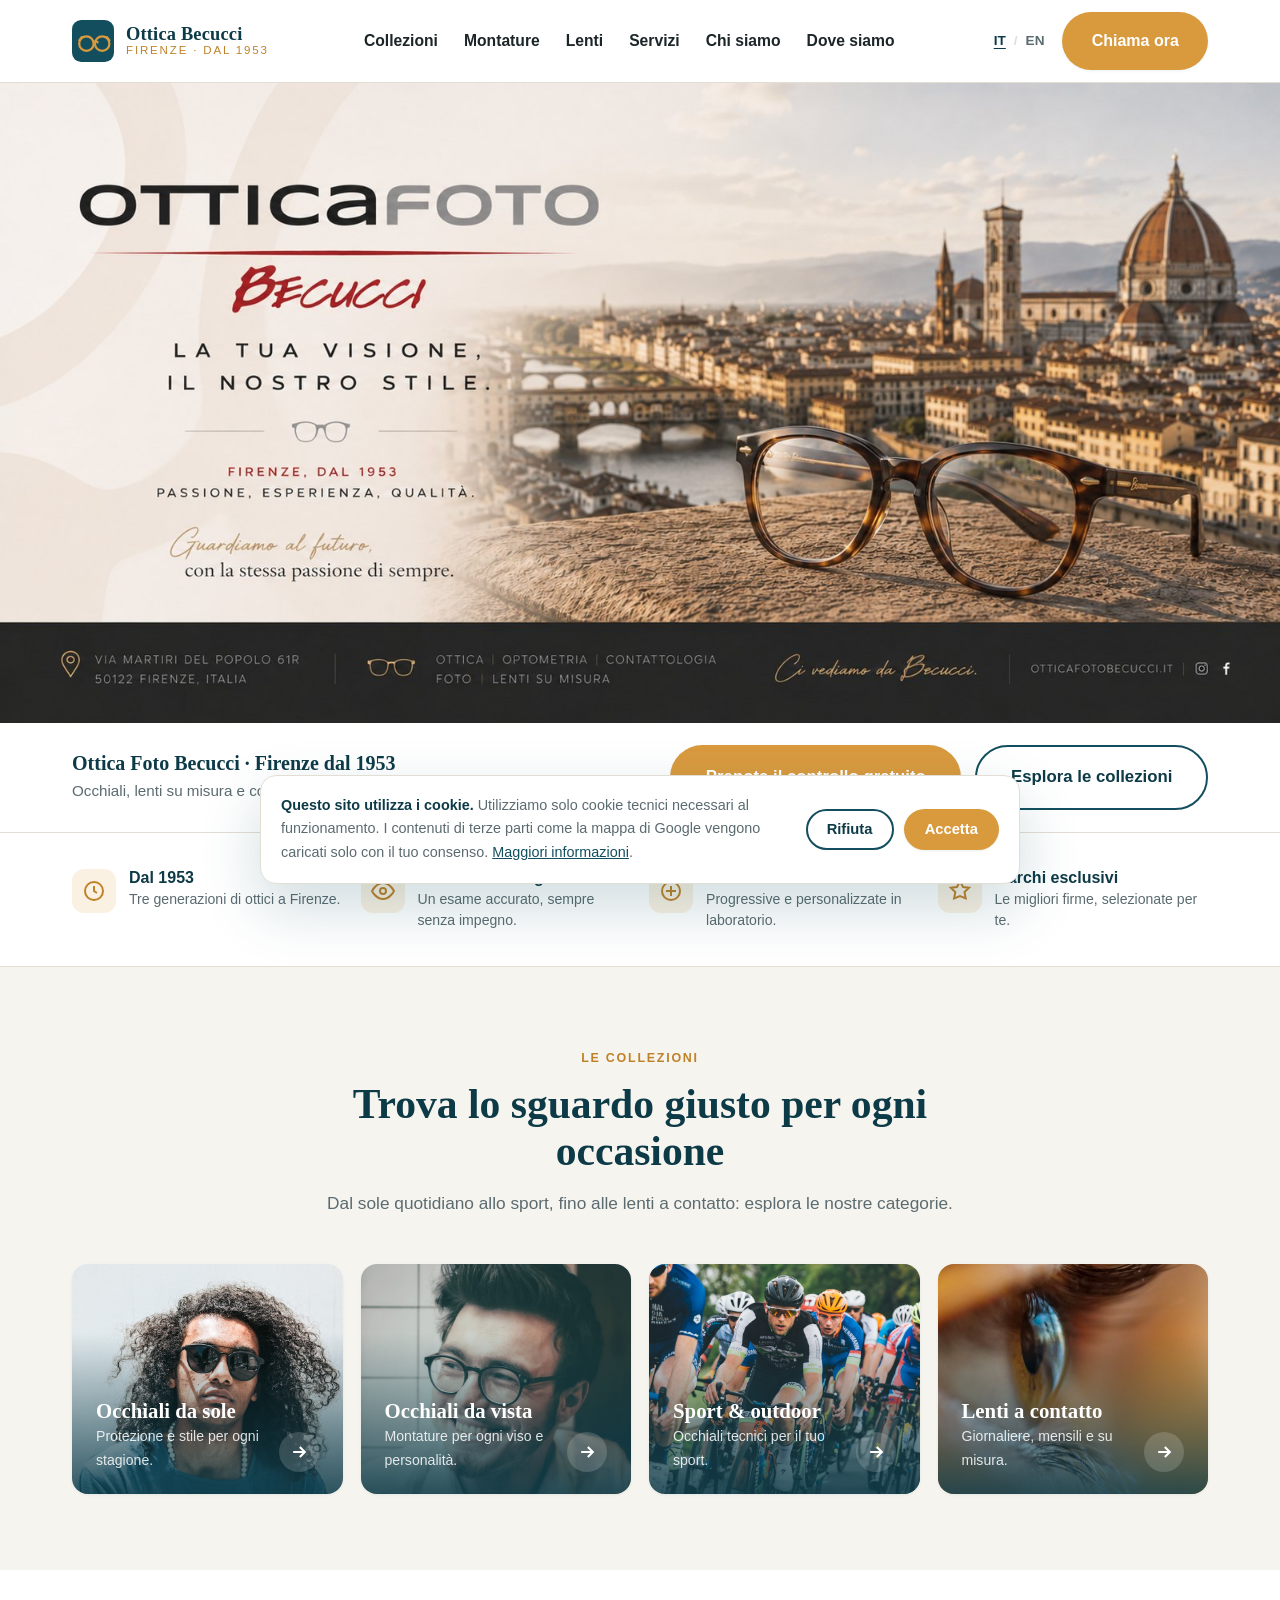
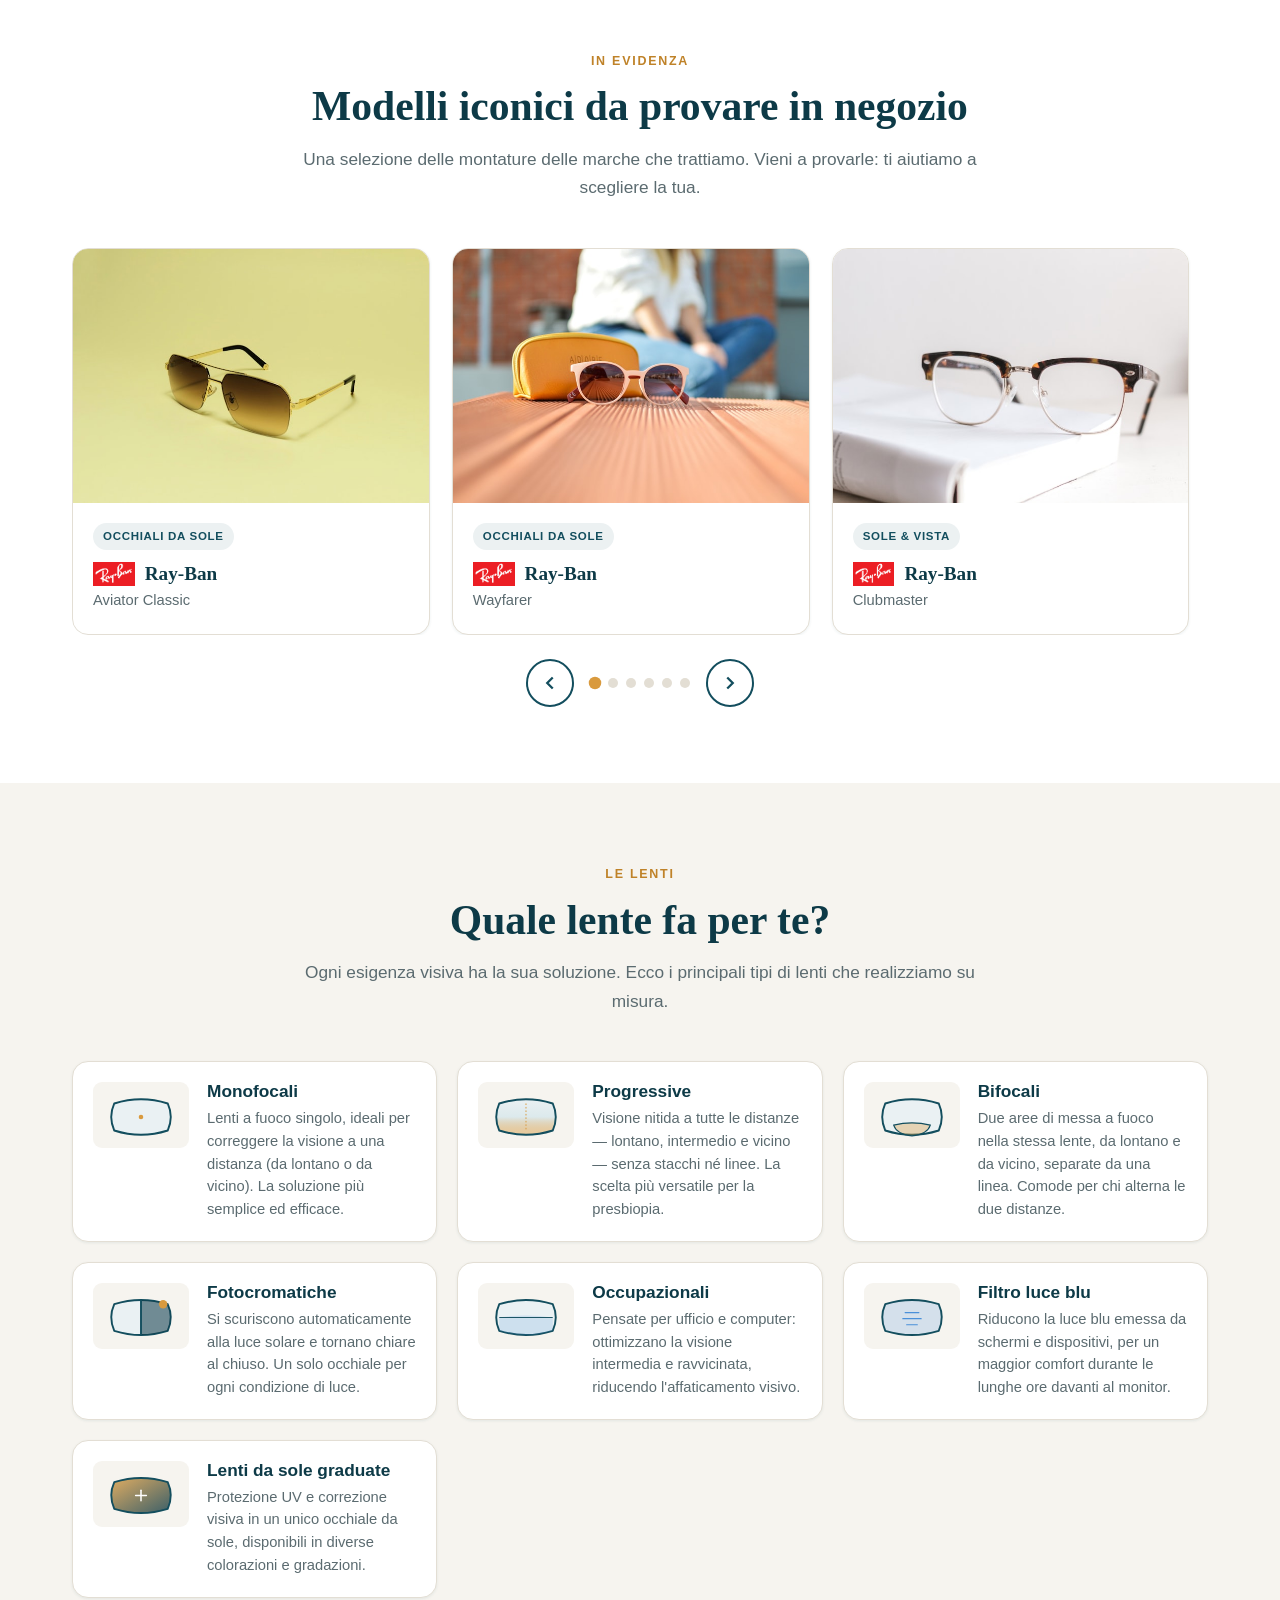
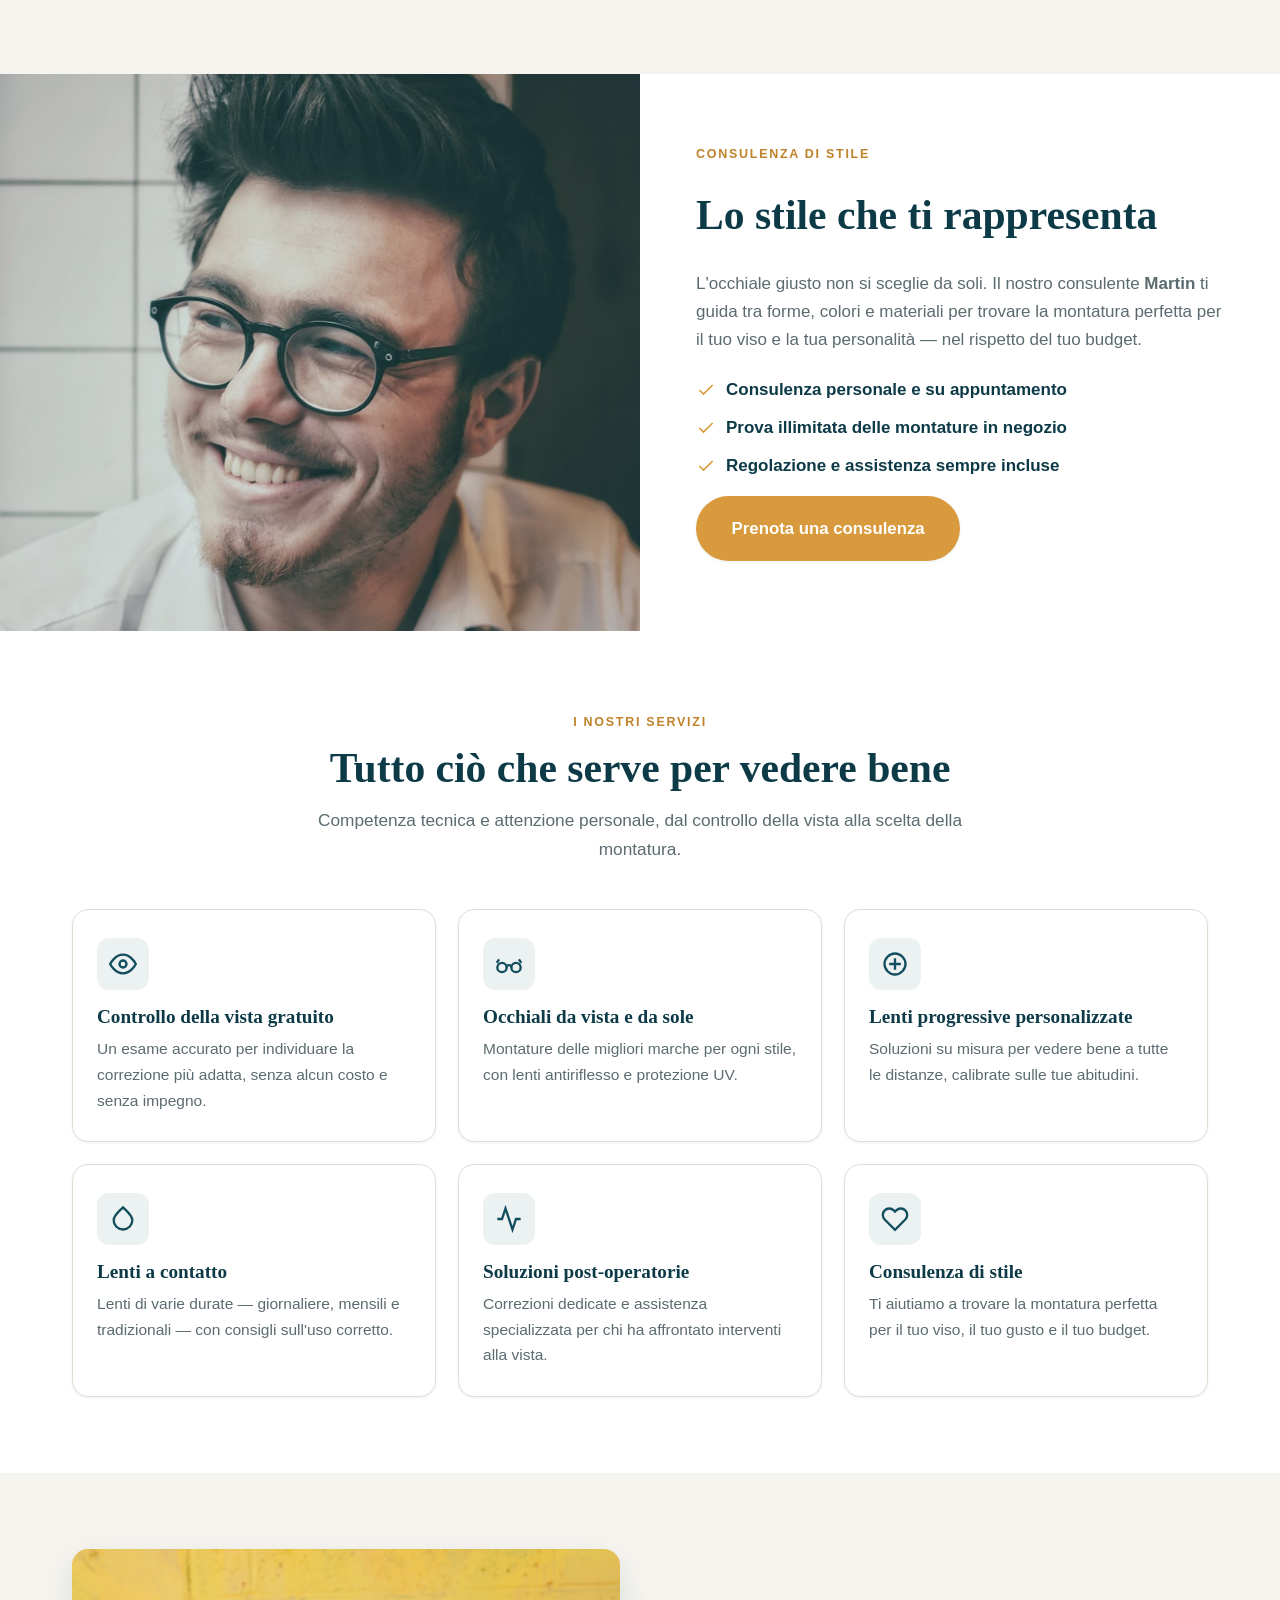
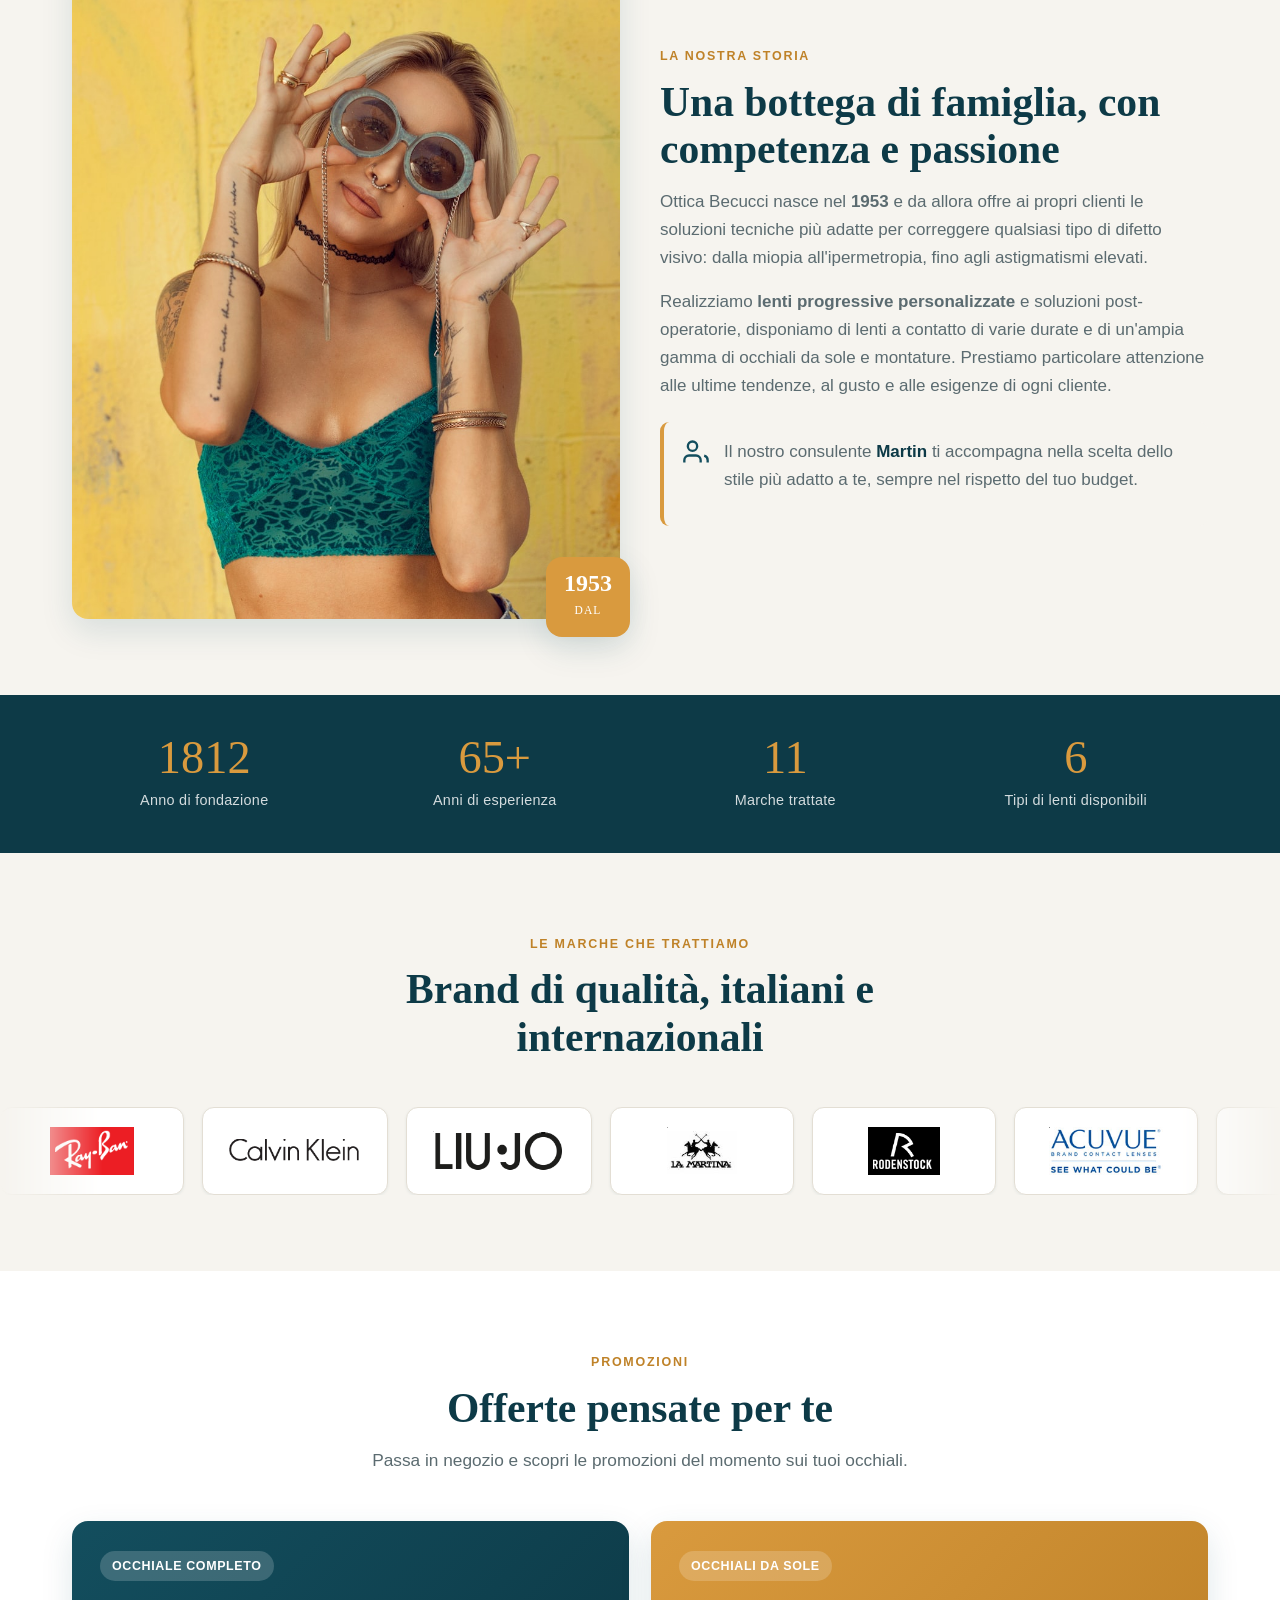
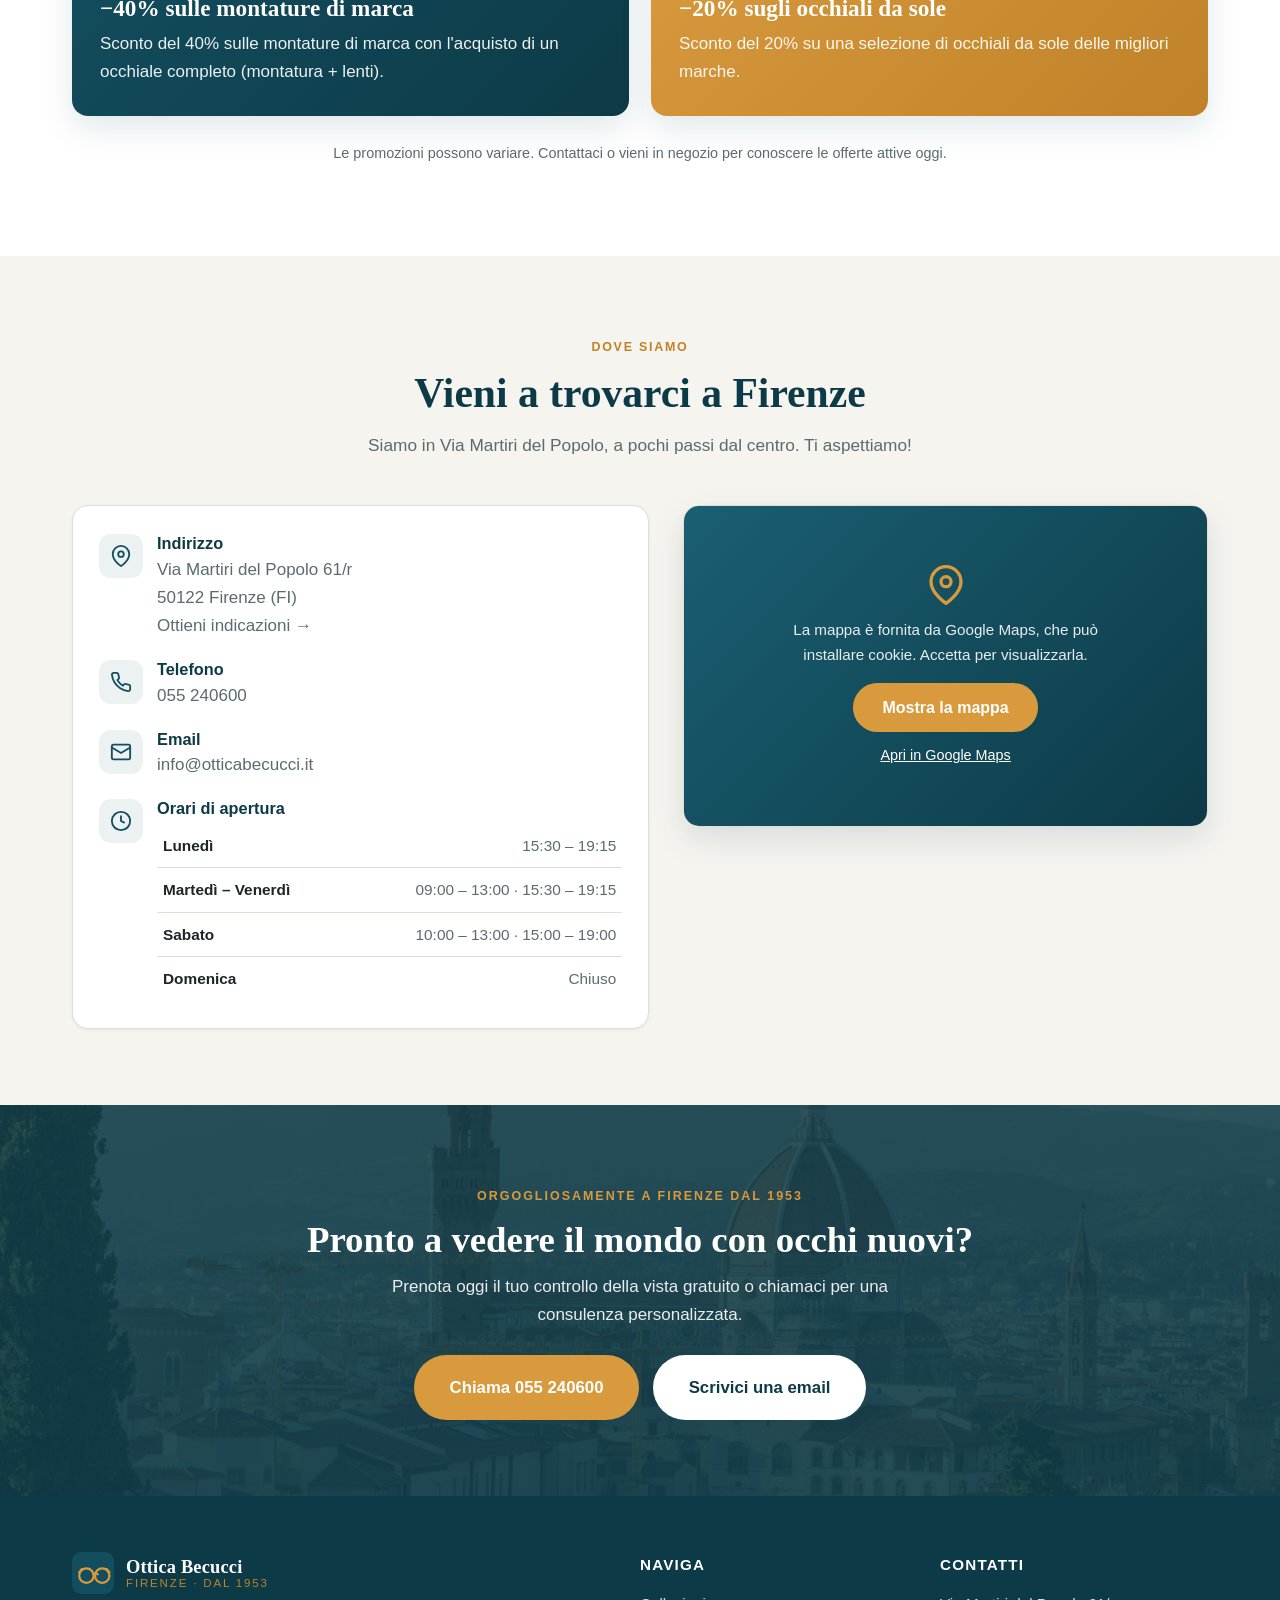
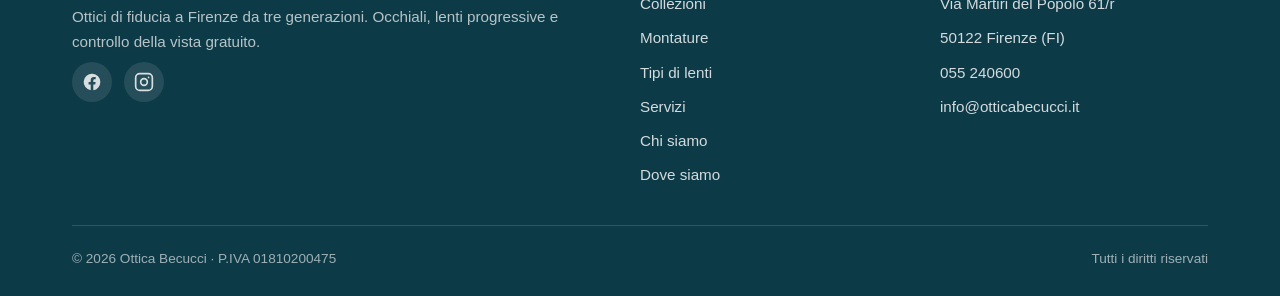
<file: index.html>
<!DOCTYPE html>
<html lang="it">
<head>
  <meta charset="UTF-8" />
  <meta name="viewport" content="width=device-width, initial-scale=1.0" />
  <title>Ottica Becucci Firenze | Ottici dal 1953 — Occhiali, Lenti e Controllo Vista Gratuito</title>
  <meta name="description" content="Ottica Becucci a Firenze dal 1953: occhiali da vista e da sole delle migliori marche, lenti progressive personalizzate, lenti a contatto e controllo della vista gratuito. Via Martiri del Popolo 61/r." />
  <meta name="theme-color" content="#134e5e" />
  <link rel="canonical" href="https://www.otticabecucci.it/" />
  <link rel="alternate" hreflang="it" href="https://www.otticabecucci.it/" />
  <link rel="alternate" hreflang="en" href="https://www.otticabecucci.it/en/" />
  <link rel="alternate" hreflang="x-default" href="https://www.otticabecucci.it/" />

  <meta property="og:type" content="business.business" />
  <meta property="og:site_name" content="Ottica Becucci" />
  <meta property="og:locale" content="it_IT" />
  <meta property="og:locale:alternate" content="en_US" />
  <meta property="og:title" content="Ottica Becucci Firenze | Ottici dal 1953" />
  <meta property="og:description" content="Occhiali da vista e da sole, lenti progressive personalizzate e controllo della vista gratuito nel cuore di Firenze." />
  <meta property="og:url" content="https://www.otticabecucci.it/" />
  <meta property="og:image" content="https://www.otticabecucci.it/assets/images/banner-becucci.jpg" />
  <meta name="twitter:card" content="summary_large_image" />
  <meta name="twitter:title" content="Ottica Becucci Firenze | Ottici dal 1953" />
  <meta name="twitter:description" content="Occhiali, lenti progressive e controllo della vista gratuito a Firenze." />
  <meta name="twitter:image" content="https://www.otticabecucci.it/assets/images/banner-becucci.jpg" />

  <link rel="icon" href="assets/images/favicon.svg" type="image/svg+xml" />
  <link rel="manifest" href="site.webmanifest" />
  <link rel="preload" href="assets/css/styles.css" as="style" />
  <link rel="stylesheet" href="assets/css/styles.css" />

  <script type="application/ld+json">
  {
    "@context": "https://schema.org",
    "@type": "Optician",
    "name": "Ottica Becucci",
    "image": "https://www.otticabecucci.it/assets/images/banner-becucci.jpg",
    "url": "https://www.otticabecucci.it/",
    "telephone": "+39055240600",
    "email": "info@otticabecucci.it",
    "priceRange": "€€",
    "foundingDate": "1953",
    "vatID": "IT01810200475",
    "address": {
      "@type": "PostalAddress",
      "streetAddress": "Via Martiri del Popolo 61/r",
      "addressLocality": "Firenze",
      "addressRegion": "FI",
      "postalCode": "50122",
      "addressCountry": "IT"
    },
    "geo": { "@type": "GeoCoordinates", "latitude": 43.7745, "longitude": 11.2660 },
    "openingHoursSpecification": [
      { "@type": "OpeningHoursSpecification", "dayOfWeek": "Monday", "opens": "15:30", "closes": "19:15" },
      { "@type": "OpeningHoursSpecification", "dayOfWeek": ["Tuesday","Wednesday","Thursday","Friday"], "opens": "09:00", "closes": "13:00" },
      { "@type": "OpeningHoursSpecification", "dayOfWeek": ["Tuesday","Wednesday","Thursday","Friday"], "opens": "15:30", "closes": "19:15" },
      { "@type": "OpeningHoursSpecification", "dayOfWeek": "Saturday", "opens": "10:00", "closes": "13:00" },
      { "@type": "OpeningHoursSpecification", "dayOfWeek": "Saturday", "opens": "15:00", "closes": "19:00" }
    ]
  }
  </script>
</head>
<body>
  <a class="skip-link" href="#main" style="position:absolute;left:-999px;top:0;background:#fff;padding:10px;z-index:200;" onfocus="this.style.left='10px'">Salta al contenuto</a>

  <!-- ===== Header ===== -->
  <header class="header" id="top">
    <div class="container">
      <nav class="nav" id="nav" aria-label="Navigazione principale">
        <a class="brand" href="#top" aria-label="Ottica Becucci — home">
          <img class="brand__logo" src="assets/images/logo.svg" width="42" height="42" alt="" />
          <span class="brand__name"><strong>Ottica Becucci</strong><span>Firenze · dal 1953</span></span>
        </a>
        <ul class="nav__menu" id="navMenu">
          <li><a class="nav__link" href="#collezioni">Collezioni</a></li>
          <li><a class="nav__link" href="#montature">Montature</a></li>
          <li><a class="nav__link" href="#lenti">Lenti</a></li>
          <li><a class="nav__link" href="#servizi">Servizi</a></li>
          <li><a class="nav__link" href="#chi-siamo">Chi siamo</a></li>
          <li><a class="nav__link" href="#contatti">Dove siamo</a></li>
        </ul>
        <div class="nav__actions">
          <div class="lang-switch" aria-label="Selezione lingua">
            <a href="./" aria-current="true" hreflang="it">IT</a><span>/</span><a href="en/" hreflang="en">EN</a>
          </div>
          <a class="btn btn--primary nav__cta-desktop" href="tel:+39055240600">Chiama ora</a>
          <button class="nav__toggle" id="navToggle" aria-label="Apri menu" aria-expanded="false" aria-controls="navMenu">
            <span></span><span></span><span></span>
          </button>
        </div>
      </nav>
    </div>
  </header>

  <main id="main">
    <!-- ===== Masthead (banner ufficiale) ===== -->
    <section class="masthead" aria-label="Ottica Foto Becucci">
      <picture>
        <source media="(min-width: 700px)" srcset="assets/images/banner-becucci.jpg" width="1600" height="800" />
        <img class="masthead__img" src="assets/images/banner-mobile.jpg" width="880" height="676" fetchpriority="high"
             alt="Ottica Foto Becucci — La tua visione, il nostro stile. Firenze, dal 1953: passione, esperienza, qualità." />
      </picture>
      <div class="masthead__cta">
        <div class="container">
          <div class="masthead__cta-inner">
            <div class="masthead__intro">
              <h1 class="masthead__title">Ottica Foto Becucci · Firenze dal 1953</h1>
              <p>Occhiali, lenti su misura e controllo della vista gratuito.</p>
            </div>
            <div class="hero__actions">
              <a class="btn btn--primary btn--lg" href="#contatti">Prenota il controllo gratuito</a>
              <a class="btn btn--ghost btn--lg" href="#collezioni">Esplora le collezioni</a>
            </div>
          </div>
        </div>
      </div>
    </section>

    <!-- ===== Value props ===== -->
    <section class="valueprops" aria-label="Perché sceglierci">
      <div class="container">
        <div class="valueprops__grid">
          <div class="valueprop">
            <span class="valueprop__icon"><svg viewBox="0 0 24 24" fill="none" stroke="currentColor" stroke-width="2"><circle cx="12" cy="12" r="9"/><path d="M12 7v5l3 2"/></svg></span>
            <div><h3>Dal 1953</h3><p>Tre generazioni di ottici a Firenze.</p></div>
          </div>
          <div class="valueprop">
            <span class="valueprop__icon"><svg viewBox="0 0 24 24" fill="none" stroke="currentColor" stroke-width="2"><path d="M1 12s4-8 11-8 11 8 11 8-4 8-11 8-11-8-11-8z"/><circle cx="12" cy="12" r="3"/></svg></span>
            <div><h3>Controllo vista gratuito</h3><p>Un esame accurato, sempre senza impegno.</p></div>
          </div>
          <div class="valueprop">
            <span class="valueprop__icon"><svg viewBox="0 0 24 24" fill="none" stroke="currentColor" stroke-width="2"><circle cx="12" cy="12" r="9"/><path d="M12 7v10M7 12h10"/></svg></span>
            <div><h3>Lenti su misura</h3><p>Progressive e personalizzate in laboratorio.</p></div>
          </div>
          <div class="valueprop">
            <span class="valueprop__icon"><svg viewBox="0 0 24 24" fill="none" stroke="currentColor" stroke-width="2"><path d="M12 2l3 6 6 .8-4.5 4.3 1.2 6.3L12 17l-5.9 2.4 1.2-6.3L2.8 8.8 9 8z"/></svg></span>
            <div><h3>Marchi esclusivi</h3><p>Le migliori firme, selezionate per te.</p></div>
          </div>
        </div>
      </div>
    </section>

    <!-- ===== Collezioni ===== -->
    <section class="section" id="collezioni">
      <div class="container">
        <div class="section__head">
          <span class="section__eyebrow">Le collezioni</span>
          <h2 class="section__title">Trova lo sguardo giusto per ogni occasione</h2>
          <p class="section__lead">Dal sole quotidiano allo sport, fino alle lenti a contatto: esplora le nostre categorie.</p>
        </div>
        <div class="collection-grid reveal">
          <a class="collection-tile" href="#montature">
            <img src="assets/images/model-sun.jpg" width="800" height="1000" loading="lazy" alt="Uomo con occhiali da sole" />
            <div class="collection-tile__body">
              <div><h3>Occhiali da sole</h3><p>Protezione e stile per ogni stagione.</p></div>
              <span class="collection-tile__arrow"><svg viewBox="0 0 24 24" fill="none" stroke="currentColor" stroke-width="2.5"><path d="M5 12h14M13 6l6 6-6 6"/></svg></span>
            </div>
          </a>
          <a class="collection-tile" href="#montature">
            <img src="assets/images/model-vista.jpg" width="800" height="1000" loading="lazy" alt="Uomo sorridente con occhiali da vista" />
            <div class="collection-tile__body">
              <div><h3>Occhiali da vista</h3><p>Montature per ogni viso e personalità.</p></div>
              <span class="collection-tile__arrow"><svg viewBox="0 0 24 24" fill="none" stroke="currentColor" stroke-width="2.5"><path d="M5 12h14M13 6l6 6-6 6"/></svg></span>
            </div>
          </a>
          <a class="collection-tile" href="#montature">
            <img src="assets/images/sport.jpg" width="800" height="1000" loading="lazy" alt="Ciclisti con occhiali sportivi" />
            <div class="collection-tile__body">
              <div><h3>Sport &amp; outdoor</h3><p>Occhiali tecnici per il tuo sport.</p></div>
              <span class="collection-tile__arrow"><svg viewBox="0 0 24 24" fill="none" stroke="currentColor" stroke-width="2.5"><path d="M5 12h14M13 6l6 6-6 6"/></svg></span>
            </div>
          </a>
          <a class="collection-tile" href="#servizi">
            <img src="assets/images/contact-lenses.jpg" width="800" height="1000" loading="lazy" alt="Applicazione di una lente a contatto" />
            <div class="collection-tile__body">
              <div><h3>Lenti a contatto</h3><p>Giornaliere, mensili e su misura.</p></div>
              <span class="collection-tile__arrow"><svg viewBox="0 0 24 24" fill="none" stroke="currentColor" stroke-width="2.5"><path d="M5 12h14M13 6l6 6-6 6"/></svg></span>
            </div>
          </a>
        </div>
      </div>
    </section>

    <!-- ===== Carosello montature ===== -->
    <section class="section section--tint" id="montature">
      <div class="container">
        <div class="section__head">
          <span class="section__eyebrow">In evidenza</span>
          <h2 class="section__title">Modelli iconici da provare in negozio</h2>
          <p class="section__lead">Una selezione delle montature delle marche che trattiamo. Vieni a provarle: ti aiutiamo a scegliere la tua.</p>
        </div>
        <!-- NOTA PER IL TITOLARE: le immagini sono di repertorio. Sostituirle con foto reali dei modelli in vendita. -->
        <div class="carousel" data-carousel tabindex="0" aria-label="Galleria di montature" aria-roledescription="carosello">
          <div class="carousel__viewport">
            <div class="carousel__track">
              <article class="frame-card">
                <div class="frame-card__img"><img src="assets/images/frame-aviator.jpg" width="700" height="500" loading="lazy" alt="Occhiali da sole Ray-Ban Aviator" /></div>
                <div class="frame-card__body"><span class="frame-card__tag">Occhiali da sole</span><div class="frame-card__brandrow"><img class="frame-card__logo" src="assets/images/brands/rayban.png" width="113" height="65" loading="lazy" alt="Ray-Ban" /><h3 class="frame-card__brand">Ray-Ban</h3></div><p class="frame-card__model">Aviator Classic</p></div>
              </article>
              <article class="frame-card">
                <div class="frame-card__img"><img src="assets/images/frame-wayfarer.jpg" width="700" height="500" loading="lazy" alt="Occhiali da sole Ray-Ban Wayfarer" /></div>
                <div class="frame-card__body"><span class="frame-card__tag">Occhiali da sole</span><div class="frame-card__brandrow"><img class="frame-card__logo" src="assets/images/brands/rayban.png" width="113" height="65" loading="lazy" alt="Ray-Ban" /><h3 class="frame-card__brand">Ray-Ban</h3></div><p class="frame-card__model">Wayfarer</p></div>
              </article>
              <article class="frame-card">
                <div class="frame-card__img"><img src="assets/images/frame-clubmaster.jpg" width="700" height="500" loading="lazy" alt="Occhiali Ray-Ban Clubmaster" /></div>
                <div class="frame-card__body"><span class="frame-card__tag">Sole &amp; Vista</span><div class="frame-card__brandrow"><img class="frame-card__logo" src="assets/images/brands/rayban.png" width="113" height="65" loading="lazy" alt="Ray-Ban" /><h3 class="frame-card__brand">Ray-Ban</h3></div><p class="frame-card__model">Clubmaster</p></div>
              </article>
              <article class="frame-card">
                <div class="frame-card__img"><img src="assets/images/frame-round.jpg" width="700" height="500" loading="lazy" alt="Occhiali da sole tondi Ray-Ban Round" /></div>
                <div class="frame-card__body"><span class="frame-card__tag">Occhiali da sole</span><div class="frame-card__brandrow"><img class="frame-card__logo" src="assets/images/brands/rayban.png" width="113" height="65" loading="lazy" alt="Ray-Ban" /><h3 class="frame-card__brand">Ray-Ban</h3></div><p class="frame-card__model">Round Metal</p></div>
              </article>
              <article class="frame-card">
                <div class="frame-card__img"><img src="assets/images/frame-cateye.jpg" width="700" height="500" loading="lazy" alt="Occhiali da sole cat-eye Liu Jo" /></div>
                <div class="frame-card__body"><span class="frame-card__tag">Occhiali da sole</span><div class="frame-card__brandrow"><img class="frame-card__logo" src="assets/images/brands/liujo.png" width="217" height="65" loading="lazy" alt="Liu Jo" /><h3 class="frame-card__brand">Liu Jo</h3></div><p class="frame-card__model">Cat-Eye</p></div>
              </article>
              <article class="frame-card">
                <div class="frame-card__img"><img src="assets/images/frame-optical.jpg" width="700" height="500" loading="lazy" alt="Montatura da vista Calvin Klein" /></div>
                <div class="frame-card__body"><span class="frame-card__tag">Occhiali da vista</span><div class="frame-card__brandrow"><img class="frame-card__logo" src="assets/images/brands/calvinklein.png" width="217" height="41" loading="lazy" alt="Calvin Klein" /><h3 class="frame-card__brand">Calvin Klein</h3></div><p class="frame-card__model">Montatura ottica</p></div>
              </article>
              <article class="frame-card">
                <div class="frame-card__img"><img src="assets/images/frame-sport.jpg" width="700" height="500" loading="lazy" alt="Occhiali da sole Calvin Klein" /></div>
                <div class="frame-card__body"><span class="frame-card__tag">Occhiali da sole</span><div class="frame-card__brandrow"><img class="frame-card__logo" src="assets/images/brands/calvinklein.png" width="217" height="41" loading="lazy" alt="Calvin Klein" /><h3 class="frame-card__brand">Calvin Klein</h3></div><p class="frame-card__model">Occhiali da sole</p></div>
              </article>
              <article class="frame-card">
                <div class="frame-card__img"><img src="assets/images/frame-pilot.jpg" width="700" height="500" loading="lazy" alt="Occhiali da sole La Martina" /></div>
                <div class="frame-card__body"><span class="frame-card__tag">Occhiali da sole</span><div class="frame-card__brandrow"><img class="frame-card__logo" src="assets/images/brands/lamartina.png" width="131" height="90" loading="lazy" alt="La Martina" /><h3 class="frame-card__brand">La Martina</h3></div><p class="frame-card__model">Occhiali da sole</p></div>
              </article>
            </div>
          </div>
          <div class="carousel__controls">
            <button class="carousel__btn" data-prev aria-label="Montatura precedente"><svg viewBox="0 0 24 24" fill="none" stroke="currentColor" stroke-width="2.5"><path d="M15 18l-6-6 6-6"/></svg></button>
            <div class="carousel__dots" role="tablist" aria-label="Seleziona diapositiva"></div>
            <button class="carousel__btn" data-next aria-label="Montatura successiva"><svg viewBox="0 0 24 24" fill="none" stroke="currentColor" stroke-width="2.5"><path d="M9 6l6 6-6 6"/></svg></button>
          </div>
        </div>
      </div>
    </section>

    <!-- ===== Tipi di lenti ===== -->
    <section class="section" id="lenti">
      <div class="container">
        <div class="section__head">
          <span class="section__eyebrow">Le lenti</span>
          <h2 class="section__title">Quale lente fa per te?</h2>
          <p class="section__lead">Ogni esigenza visiva ha la sua soluzione. Ecco i principali tipi di lenti che realizziamo su misura.</p>
        </div>
        <div class="lens-grid">
          <article class="lens-card reveal">
            <div class="lens-card__fig"><img src="assets/images/lenses/monofocali.svg" width="96" height="66" loading="lazy" alt="Schema lente monofocale" /></div>
            <div><h3>Monofocali</h3><p>Lenti a fuoco singolo, ideali per correggere la visione a una distanza (da lontano o da vicino). La soluzione più semplice ed efficace.</p></div>
          </article>
          <article class="lens-card reveal">
            <div class="lens-card__fig"><img src="assets/images/lenses/progressive.svg" width="96" height="66" loading="lazy" alt="Schema lente progressiva" /></div>
            <div><h3>Progressive</h3><p>Visione nitida a tutte le distanze — lontano, intermedio e vicino — senza stacchi né linee. La scelta più versatile per la presbiopia.</p></div>
          </article>
          <article class="lens-card reveal">
            <div class="lens-card__fig"><img src="assets/images/lenses/bifocali.svg" width="96" height="66" loading="lazy" alt="Schema lente bifocale" /></div>
            <div><h3>Bifocali</h3><p>Due aree di messa a fuoco nella stessa lente, da lontano e da vicino, separate da una linea. Comode per chi alterna le due distanze.</p></div>
          </article>
          <article class="lens-card reveal">
            <div class="lens-card__fig"><img src="assets/images/lenses/fotocromatiche.svg" width="96" height="66" loading="lazy" alt="Schema lente fotocromatica" /></div>
            <div><h3>Fotocromatiche</h3><p>Si scuriscono automaticamente alla luce solare e tornano chiare al chiuso. Un solo occhiale per ogni condizione di luce.</p></div>
          </article>
          <article class="lens-card reveal">
            <div class="lens-card__fig"><img src="assets/images/lenses/occupazionali.svg" width="96" height="66" loading="lazy" alt="Schema lente occupazionale" /></div>
            <div><h3>Occupazionali</h3><p>Pensate per ufficio e computer: ottimizzano la visione intermedia e ravvicinata, riducendo l'affaticamento visivo.</p></div>
          </article>
          <article class="lens-card reveal">
            <div class="lens-card__fig"><img src="assets/images/lenses/luce-blu.svg" width="96" height="66" loading="lazy" alt="Schema lente con filtro luce blu" /></div>
            <div><h3>Filtro luce blu</h3><p>Riducono la luce blu emessa da schermi e dispositivi, per un maggior comfort durante le lunghe ore davanti al monitor.</p></div>
          </article>
          <article class="lens-card reveal">
            <div class="lens-card__fig"><img src="assets/images/lenses/sole-graduate.svg" width="96" height="66" loading="lazy" alt="Schema lente da sole graduata" /></div>
            <div><h3>Lenti da sole graduate</h3><p>Protezione UV e correzione visiva in un unico occhiale da sole, disponibili in diverse colorazioni e gradazioni.</p></div>
          </article>
        </div>
      </div>
    </section>

    <!-- ===== Editorial band ===== -->
    <section class="editorial" aria-label="Consulenza di stile">
      <div class="editorial__grid">
        <div class="editorial__media" style="background-image:url('assets/images/model-vista.jpg')" role="img" aria-label="Cliente con occhiali da vista"></div>
        <div class="editorial__panel">
          <span class="section__eyebrow">Consulenza di stile</span>
          <h2 class="section__title">Lo stile che ti rappresenta</h2>
          <p>L'occhiale giusto non si sceglie da soli. Il nostro consulente <strong>Martin</strong> ti guida tra forme, colori e materiali per trovare la montatura perfetta per il tuo viso e la tua personalità — nel rispetto del tuo budget.</p>
          <ul class="editorial__list">
            <li><svg viewBox="0 0 24 24" fill="none" stroke="currentColor" stroke-width="2"><path d="M20 6L9 17l-5-5"/></svg> Consulenza personale e su appuntamento</li>
            <li><svg viewBox="0 0 24 24" fill="none" stroke="currentColor" stroke-width="2"><path d="M20 6L9 17l-5-5"/></svg> Prova illimitata delle montature in negozio</li>
            <li><svg viewBox="0 0 24 24" fill="none" stroke="currentColor" stroke-width="2"><path d="M20 6L9 17l-5-5"/></svg> Regolazione e assistenza sempre incluse</li>
          </ul>
          <div><a class="btn btn--primary btn--lg" href="#contatti">Prenota una consulenza</a></div>
        </div>
      </div>
    </section>

    <!-- ===== Servizi ===== -->
    <section class="section section--tint" id="servizi">
      <div class="container">
        <div class="section__head">
          <span class="section__eyebrow">I nostri servizi</span>
          <h2 class="section__title">Tutto ciò che serve per vedere bene</h2>
          <p class="section__lead">Competenza tecnica e attenzione personale, dal controllo della vista alla scelta della montatura.</p>
        </div>
        <div class="cards">
          <article class="card reveal">
            <div class="card__icon"><svg viewBox="0 0 24 24" fill="none" stroke="currentColor" stroke-width="2"><path d="M1 12s4-8 11-8 11 8 11 8-4 8-11 8-11-8-11-8z"/><circle cx="12" cy="12" r="3"/></svg></div>
            <h3>Controllo della vista gratuito</h3>
            <p>Un esame accurato per individuare la correzione più adatta, senza alcun costo e senza impegno.</p>
          </article>
          <article class="card reveal">
            <div class="card__icon"><svg viewBox="0 0 24 24" fill="none" stroke="currentColor" stroke-width="2"><circle cx="6" cy="15" r="4"/><circle cx="18" cy="15" r="4"/><path d="M10 15a2 2 0 0 1 4 0M1.5 11l2-3M22.5 11l-2-3"/></svg></div>
            <h3>Occhiali da vista e da sole</h3>
            <p>Montature delle migliori marche per ogni stile, con lenti antiriflesso e protezione UV.</p>
          </article>
          <article class="card reveal">
            <div class="card__icon"><svg viewBox="0 0 24 24" fill="none" stroke="currentColor" stroke-width="2"><path d="M12 3C7 3 3 7.5 3 12s4 9 9 9 9-4.5 9-9-4-9-9-9z"/><path d="M12 7v10M7 12h10"/></svg></div>
            <h3>Lenti progressive personalizzate</h3>
            <p>Soluzioni su misura per vedere bene a tutte le distanze, calibrate sulle tue abitudini.</p>
          </article>
          <article class="card reveal">
            <div class="card__icon"><svg viewBox="0 0 24 24" fill="none" stroke="currentColor" stroke-width="2"><path d="M12 2C8 6 4 9 4 13a8 8 0 0 0 16 0c0-4-4-7-8-11z"/></svg></div>
            <h3>Lenti a contatto</h3>
            <p>Lenti di varie durate — giornaliere, mensili e tradizionali — con consigli sull'uso corretto.</p>
          </article>
          <article class="card reveal">
            <div class="card__icon"><svg viewBox="0 0 24 24" fill="none" stroke="currentColor" stroke-width="2"><path d="M22 12h-4l-3 9L9 3l-3 9H2"/></svg></div>
            <h3>Soluzioni post-operatorie</h3>
            <p>Correzioni dedicate e assistenza specializzata per chi ha affrontato interventi alla vista.</p>
          </article>
          <article class="card reveal">
            <div class="card__icon"><svg viewBox="0 0 24 24" fill="none" stroke="currentColor" stroke-width="2"><path d="M20.84 4.61a5.5 5.5 0 0 0-7.78 0L12 5.67l-1.06-1.06a5.5 5.5 0 0 0-7.78 7.78L12 21.23l8.84-8.84a5.5 5.5 0 0 0 0-7.78z"/></svg></div>
            <h3>Consulenza di stile</h3>
            <p>Ti aiutiamo a trovare la montatura perfetta per il tuo viso, il tuo gusto e il tuo budget.</p>
          </article>
        </div>
      </div>
    </section>

    <!-- ===== Chi siamo ===== -->
    <section class="section" id="chi-siamo">
      <div class="container">
        <div class="about__grid reveal">
          <div class="about__media">
            <img src="assets/images/about.jpg" width="900" height="1100" loading="lazy" alt="Cliente con occhiali da sole alla moda da Ottica Becucci" />
            <div class="about__est"><strong>1953</strong><span>dal</span></div>
          </div>
          <div class="about__body">
            <span class="section__eyebrow">La nostra storia</span>
            <h2 class="section__title">Una bottega di famiglia, con competenza e passione</h2>
            <p>Ottica Becucci nasce nel <strong>1953</strong> e da allora offre ai propri clienti le soluzioni tecniche più adatte per correggere qualsiasi tipo di difetto visivo: dalla miopia all'ipermetropia, fino agli astigmatismi elevati.</p>
            <p>Realizziamo <strong>lenti progressive personalizzate</strong> e soluzioni post-operatorie, disponiamo di lenti a contatto di varie durate e di un'ampia gamma di occhiali da sole e montature. Prestiamo particolare attenzione alle ultime tendenze, al gusto e alle esigenze di ogni cliente.</p>
            <div class="about__highlight">
              <svg viewBox="0 0 24 24" fill="none" stroke="currentColor" stroke-width="2"><path d="M16 21v-2a4 4 0 0 0-4-4H6a4 4 0 0 0-4 4v2"/><circle cx="9" cy="7" r="4"/><path d="M22 21v-2a4 4 0 0 0-3-3.87"/></svg>
              <p>Il nostro consulente <strong>Martin</strong> ti accompagna nella scelta dello stile più adatto a te, sempre nel rispetto del tuo budget.</p>
            </div>
          </div>
        </div>
      </div>
    </section>

    <!-- ===== Stats ===== -->
    <section class="stats" aria-label="Ottica Becucci in numeri">
      <div class="container">
        <div class="stats__grid">
          <div><div class="stat__num" data-count="1953">1953</div><div class="stat__label">Anno di fondazione</div></div>
          <div><div class="stat__num" data-count="70" data-suffix="+">70+</div><div class="stat__label">Anni di esperienza</div></div>
          <div><div class="stat__num" data-count="12">12</div><div class="stat__label">Marche trattate</div></div>
          <div><div class="stat__num" data-count="7">7</div><div class="stat__label">Tipi di lenti disponibili</div></div>
        </div>
      </div>
    </section>

    <!-- ===== Marche (marquee) ===== -->
    <section class="section" id="marche" aria-label="Marche trattate">
      <div class="container">
        <div class="section__head">
          <span class="section__eyebrow">Le marche che trattiamo</span>
          <h2 class="section__title">Brand di qualità, italiani e internazionali</h2>
        </div>
      </div>
      <div class="marquee">
        <div class="marquee__track">
          <span class="marquee__item"><img src="assets/images/brands/rayban.png" width="113" height="65" loading="lazy" alt="Ray-Ban" /></span>
          <span class="marquee__item"><img src="assets/images/brands/calvinklein.png" width="217" height="41" loading="lazy" alt="Calvin Klein" /></span>
          <span class="marquee__item"><img src="assets/images/brands/liujo.png" width="217" height="65" loading="lazy" alt="Liu Jo" /></span>
          <span class="marquee__item"><img src="assets/images/brands/lamartina.png" width="131" height="90" loading="lazy" alt="La Martina" /></span>
          <span class="marquee__item"><img src="assets/images/brands/rodenstock.png" width="120" height="80" loading="lazy" alt="Rodenstock" /></span>
          <span class="marquee__item"><img src="assets/images/brands/acuvue.png" width="189" height="80" loading="lazy" alt="Acuvue" /></span>
          <span class="marquee__item"><img src="assets/images/brands/alcon.png" width="119" height="32" loading="lazy" alt="Alcon" /></span>
          <span class="marquee__item"><img src="assets/images/brands/cooper.png" width="268" height="76" loading="lazy" alt="CooperVision" /></span>
          <span class="marquee__item"><img src="assets/images/brands/soleko.png" width="174" height="46" loading="lazy" alt="Soleko" /></span>
          <span class="marquee__item"><img src="assets/images/brands/cebe.png" width="219" height="97" loading="lazy" alt="Cébé" /></span>
          <span class="marquee__item"><img src="assets/images/brands/pagani.png" width="230" height="57" loading="lazy" alt="Pagani" /></span>
          <span class="marquee__item"><img src="assets/images/brands/optovista.png" width="283" height="79" loading="lazy" alt="Optovista" /></span>
        </div>
      </div>
    </section>

    <!-- ===== Promozioni ===== -->
    <!-- NOTA PER IL TITOLARE: aggiornare titoli, percentuali e scadenze di queste promozioni. -->
    <section class="section section--tint" id="promozioni">
      <div class="container">
        <div class="section__head">
          <span class="section__eyebrow">Promozioni</span>
          <h2 class="section__title">Offerte pensate per te</h2>
          <p class="section__lead">Passa in negozio e scopri le promozioni del momento sui tuoi occhiali.</p>
        </div>
        <div class="promos reveal">
          <article class="promo">
            <span class="promo__tag">Occhiale completo</span>
            <h3>−40% sulle montature di marca</h3>
            <p>Sconto del 40% sulle montature di marca con l'acquisto di un occhiale completo (montatura + lenti).</p>
          </article>
          <article class="promo promo--accent">
            <span class="promo__tag">Occhiali da sole</span>
            <h3>−20% sugli occhiali da sole</h3>
            <p>Sconto del 20% su una selezione di occhiali da sole delle migliori marche.</p>
          </article>
        </div>
        <p class="promo__note">Le promozioni possono variare. Contattaci o vieni in negozio per conoscere le offerte attive oggi.</p>
      </div>
    </section>

    <!-- ===== Contatti / Dove siamo ===== -->
    <section class="section" id="contatti">
      <div class="container">
        <div class="section__head">
          <span class="section__eyebrow">Dove siamo</span>
          <h2 class="section__title">Vieni a trovarci a Firenze</h2>
          <p class="section__lead">Siamo in Via Martiri del Popolo, a pochi passi dal centro. Ti aspettiamo!</p>
        </div>
        <div class="contact__grid">
          <div class="contact-card reveal">
            <ul class="info-list">
              <li class="info-item">
                <span class="info-item__icon"><svg viewBox="0 0 24 24" fill="none" stroke="currentColor" stroke-width="2"><path d="M21 10c0 7-9 13-9 13s-9-6-9-13a9 9 0 0 1 18 0z"/><circle cx="12" cy="10" r="3"/></svg></span>
                <div><h3>Indirizzo</h3><p>Via Martiri del Popolo 61/r<br>50122 Firenze (FI)</p>
                <a href="https://www.google.com/maps/search/?api=1&query=Ottica+Becucci+Via+Martiri+del+Popolo+61r+Firenze" target="_blank" rel="noopener">Ottieni indicazioni →</a></div>
              </li>
              <li class="info-item">
                <span class="info-item__icon"><svg viewBox="0 0 24 24" fill="none" stroke="currentColor" stroke-width="2"><path d="M22 16.92v3a2 2 0 0 1-2.18 2 19.79 19.79 0 0 1-8.63-3.07 19.5 19.5 0 0 1-6-6 19.79 19.79 0 0 1-3.07-8.67A2 2 0 0 1 4.11 2h3a2 2 0 0 1 2 1.72c.13.96.36 1.9.7 2.81a2 2 0 0 1-.45 2.11L8.09 9.91a16 16 0 0 0 6 6l1.27-1.27a2 2 0 0 1 2.11-.45c.91.34 1.85.57 2.81.7A2 2 0 0 1 22 16.92z"/></svg></span>
                <div><h3>Telefono</h3><a href="tel:+39055240600">055 240600</a></div>
              </li>
              <li class="info-item">
                <span class="info-item__icon"><svg viewBox="0 0 24 24" fill="none" stroke="currentColor" stroke-width="2"><rect x="2" y="4" width="20" height="16" rx="2"/><path d="m22 7-10 6L2 7"/></svg></span>
                <div><h3>Email</h3><a href="mailto:info@otticabecucci.it">info@otticabecucci.it</a></div>
              </li>
              <li class="info-item">
                <span class="info-item__icon"><svg viewBox="0 0 24 24" fill="none" stroke="currentColor" stroke-width="2"><circle cx="12" cy="12" r="10"/><path d="M12 6v6l4 2"/></svg></span>
                <div style="width:100%">
                  <h3>Orari di apertura</h3>
                  <table class="hours">
                    <tbody>
                      <tr><th>Lunedì</th><td>15:30 – 19:15</td></tr>
                      <tr><th>Martedì – Venerdì</th><td>09:00 – 13:00 · 15:30 – 19:15</td></tr>
                      <tr><th>Sabato</th><td>10:00 – 13:00 · 15:00 – 19:00</td></tr>
                      <tr><th>Domenica</th><td>Chiuso</td></tr>
                    </tbody>
                  </table>
                </div>
              </li>
            </ul>
          </div>
          <div class="map reveal" data-map
               data-map-src="https://www.google.com/maps?q=Via+Martiri+del+Popolo+61r+Firenze&output=embed"
               data-map-title="Mappa — Ottica Becucci, Via Martiri del Popolo 61/r, Firenze">
            <div class="map__placeholder">
              <svg viewBox="0 0 24 24" fill="none" stroke="currentColor" stroke-width="2"><path d="M21 10c0 7-9 13-9 13s-9-6-9-13a9 9 0 0 1 18 0z"/><circle cx="12" cy="10" r="3"/></svg>
              <p>La mappa è fornita da Google Maps, che può installare cookie. Accetta per visualizzarla.</p>
              <button class="btn btn--primary" data-map-accept type="button">Mostra la mappa</button>
              <a href="https://www.google.com/maps/search/?api=1&query=Ottica+Becucci+Via+Martiri+del+Popolo+61r+Firenze" target="_blank" rel="noopener">Apri in Google Maps</a>
            </div>
          </div>
        </div>
      </div>
    </section>

    <!-- ===== CTA band Firenze ===== -->
    <section class="section cta-band cta-band--firenze">
      <div class="container">
        <span class="cta-band__tag">Orgogliosamente a Firenze dal 1953</span>
        <h2>Pronto a vedere il mondo con occhi nuovi?</h2>
        <p>Prenota oggi il tuo controllo della vista gratuito o chiamaci per una consulenza personalizzata.</p>
        <div class="hero__actions" style="justify-content:center">
          <a class="btn btn--primary btn--lg" href="tel:+39055240600">Chiama 055 240600</a>
          <a class="btn btn--light btn--lg" href="mailto:info@otticabecucci.it">Scrivici una email</a>
        </div>
      </div>
    </section>
  </main>

  <!-- ===== Footer ===== -->
  <footer class="footer">
    <div class="container">
      <div class="footer__grid">
        <div class="footer__brand">
          <a class="brand" href="#top" style="color:#fff">
            <img class="brand__logo" src="assets/images/logo.svg" width="42" height="42" alt="" />
            <span class="brand__name"><strong style="color:#fff">Ottica Becucci</strong><span>Firenze · dal 1953</span></span>
          </a>
          <p>Ottici di fiducia a Firenze da tre generazioni. Occhiali, lenti progressive e controllo della vista gratuito.</p>
          <div class="footer__social">
            <a href="#" aria-label="Facebook" rel="noopener"><svg viewBox="0 0 24 24" fill="currentColor"><path d="M22 12a10 10 0 1 0-11.56 9.88v-6.99H7.9V12h2.54V9.8c0-2.5 1.49-3.89 3.78-3.89 1.09 0 2.24.2 2.24.2v2.46h-1.26c-1.24 0-1.63.77-1.63 1.56V12h2.78l-.44 2.89h-2.34v6.99A10 10 0 0 0 22 12z"/></svg></a>
            <a href="#" aria-label="Instagram" rel="noopener"><svg viewBox="0 0 24 24" fill="none" stroke="currentColor" stroke-width="2"><rect x="2" y="2" width="20" height="20" rx="5"/><circle cx="12" cy="12" r="4"/><circle cx="17.5" cy="6.5" r="1" fill="currentColor" stroke="none"/></svg></a>
          </div>
        </div>
        <div>
          <h4>Naviga</h4>
          <ul class="footer__links">
            <li><a href="#collezioni">Collezioni</a></li>
            <li><a href="#montature">Montature</a></li>
            <li><a href="#lenti">Tipi di lenti</a></li>
            <li><a href="#servizi">Servizi</a></li>
            <li><a href="#chi-siamo">Chi siamo</a></li>
            <li><a href="#contatti">Dove siamo</a></li>
          </ul>
        </div>
        <div>
          <h4>Contatti</h4>
          <ul class="footer__links">
            <li>Via Martiri del Popolo 61/r</li>
            <li>50122 Firenze (FI)</li>
            <li><a href="tel:+39055240600">055 240600</a></li>
            <li><a href="mailto:info@otticabecucci.it">info@otticabecucci.it</a></li>
          </ul>
        </div>
      </div>
      <div class="footer__bottom">
        <span>© <span id="year">2026</span> Ottica Becucci · P.IVA 01810200475</span>
        <span>Tutti i diritti riservati</span>
      </div>
    </div>
  </footer>

  <button class="to-top" aria-label="Torna su"><svg viewBox="0 0 24 24" fill="none" stroke="currentColor" stroke-width="2.5"><path d="M18 15l-6-6-6 6"/></svg></button>

  <!-- ===== Cookie banner ===== -->
  <div class="cookie" data-cookie role="dialog" aria-label="Informativa sui cookie" aria-live="polite">
    <div class="cookie__inner">
      <p><strong>Questo sito utilizza i cookie.</strong> Utilizziamo solo cookie tecnici necessari al funzionamento. I contenuti di terze parti come la mappa di Google vengono caricati solo con il tuo consenso. <a href="#contatti">Maggiori informazioni</a>.</p>
      <div class="cookie__actions">
        <button class="btn btn--ghost" data-cookie-reject type="button">Rifiuta</button>
        <button class="btn btn--primary" data-cookie-accept type="button">Accetta</button>
      </div>
    </div>
  </div>

  <script src="assets/js/main.js" defer></script>
</body>
</html>
</file>
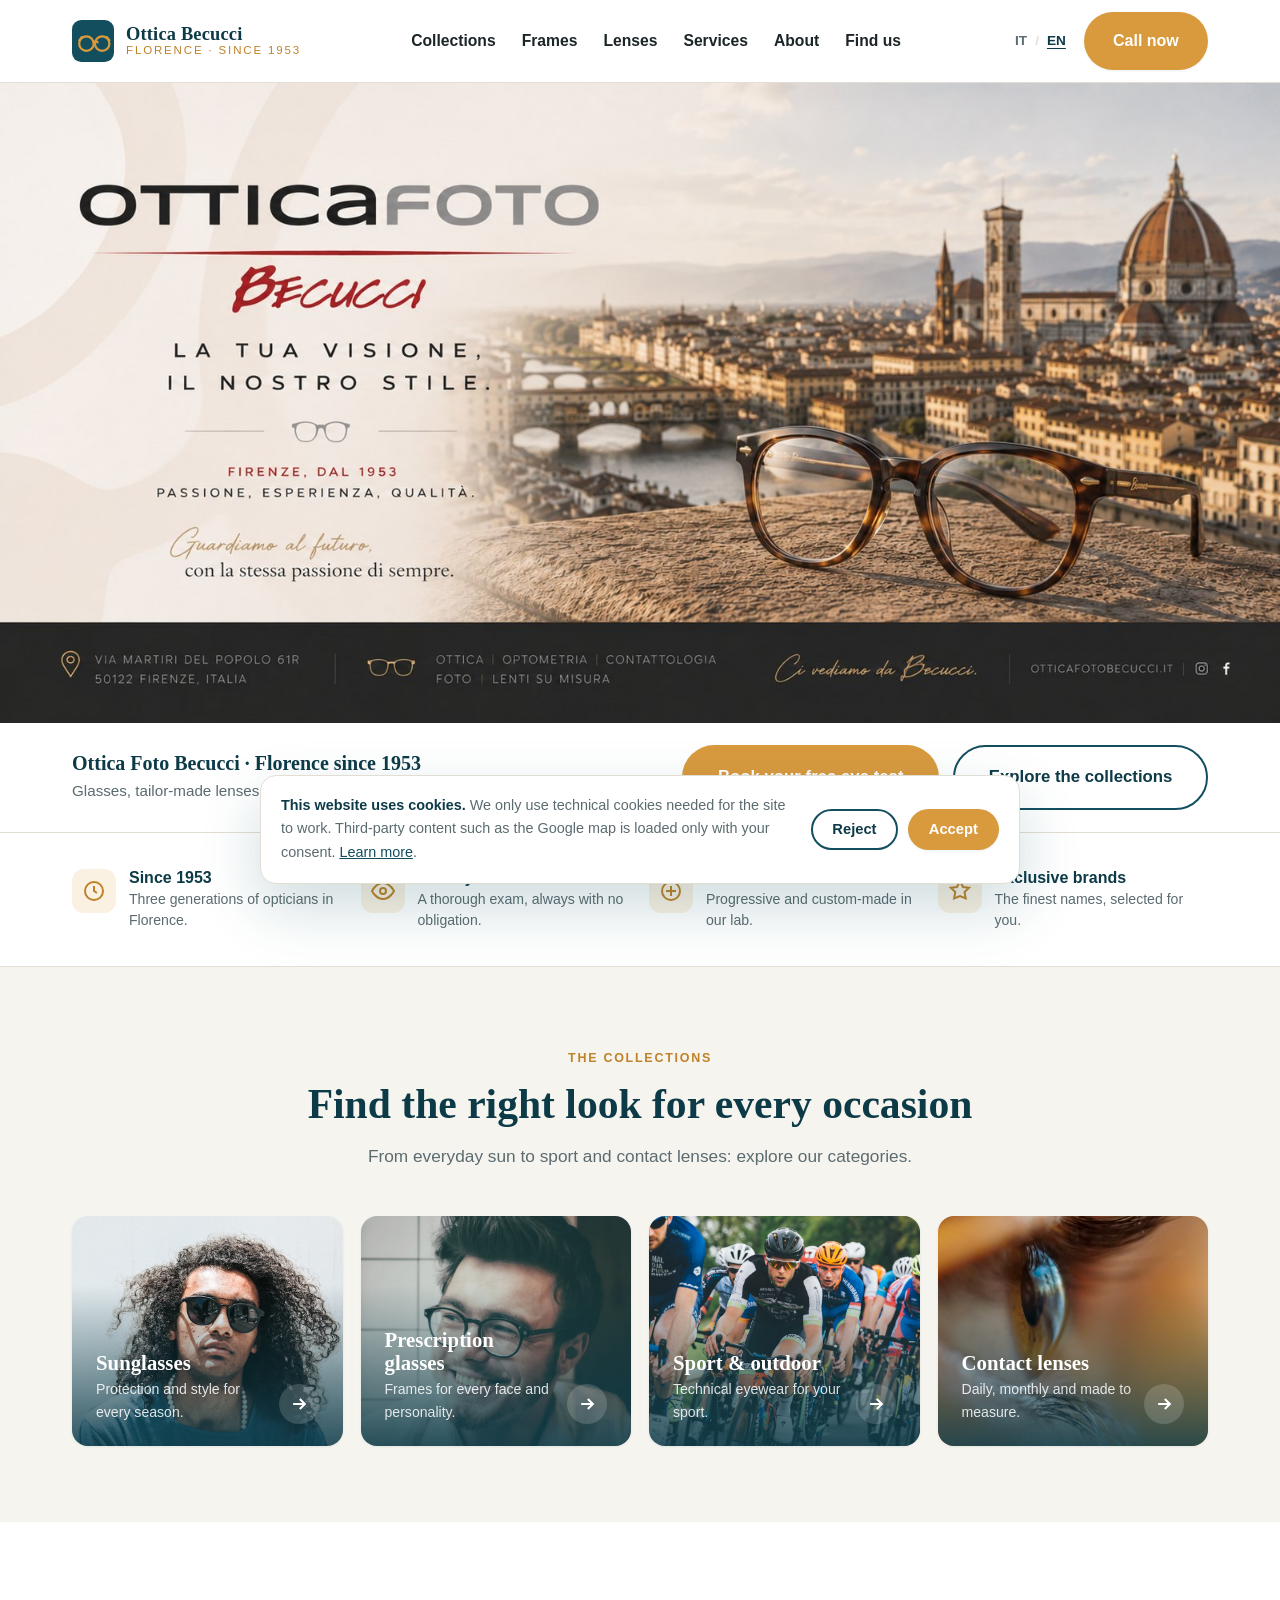
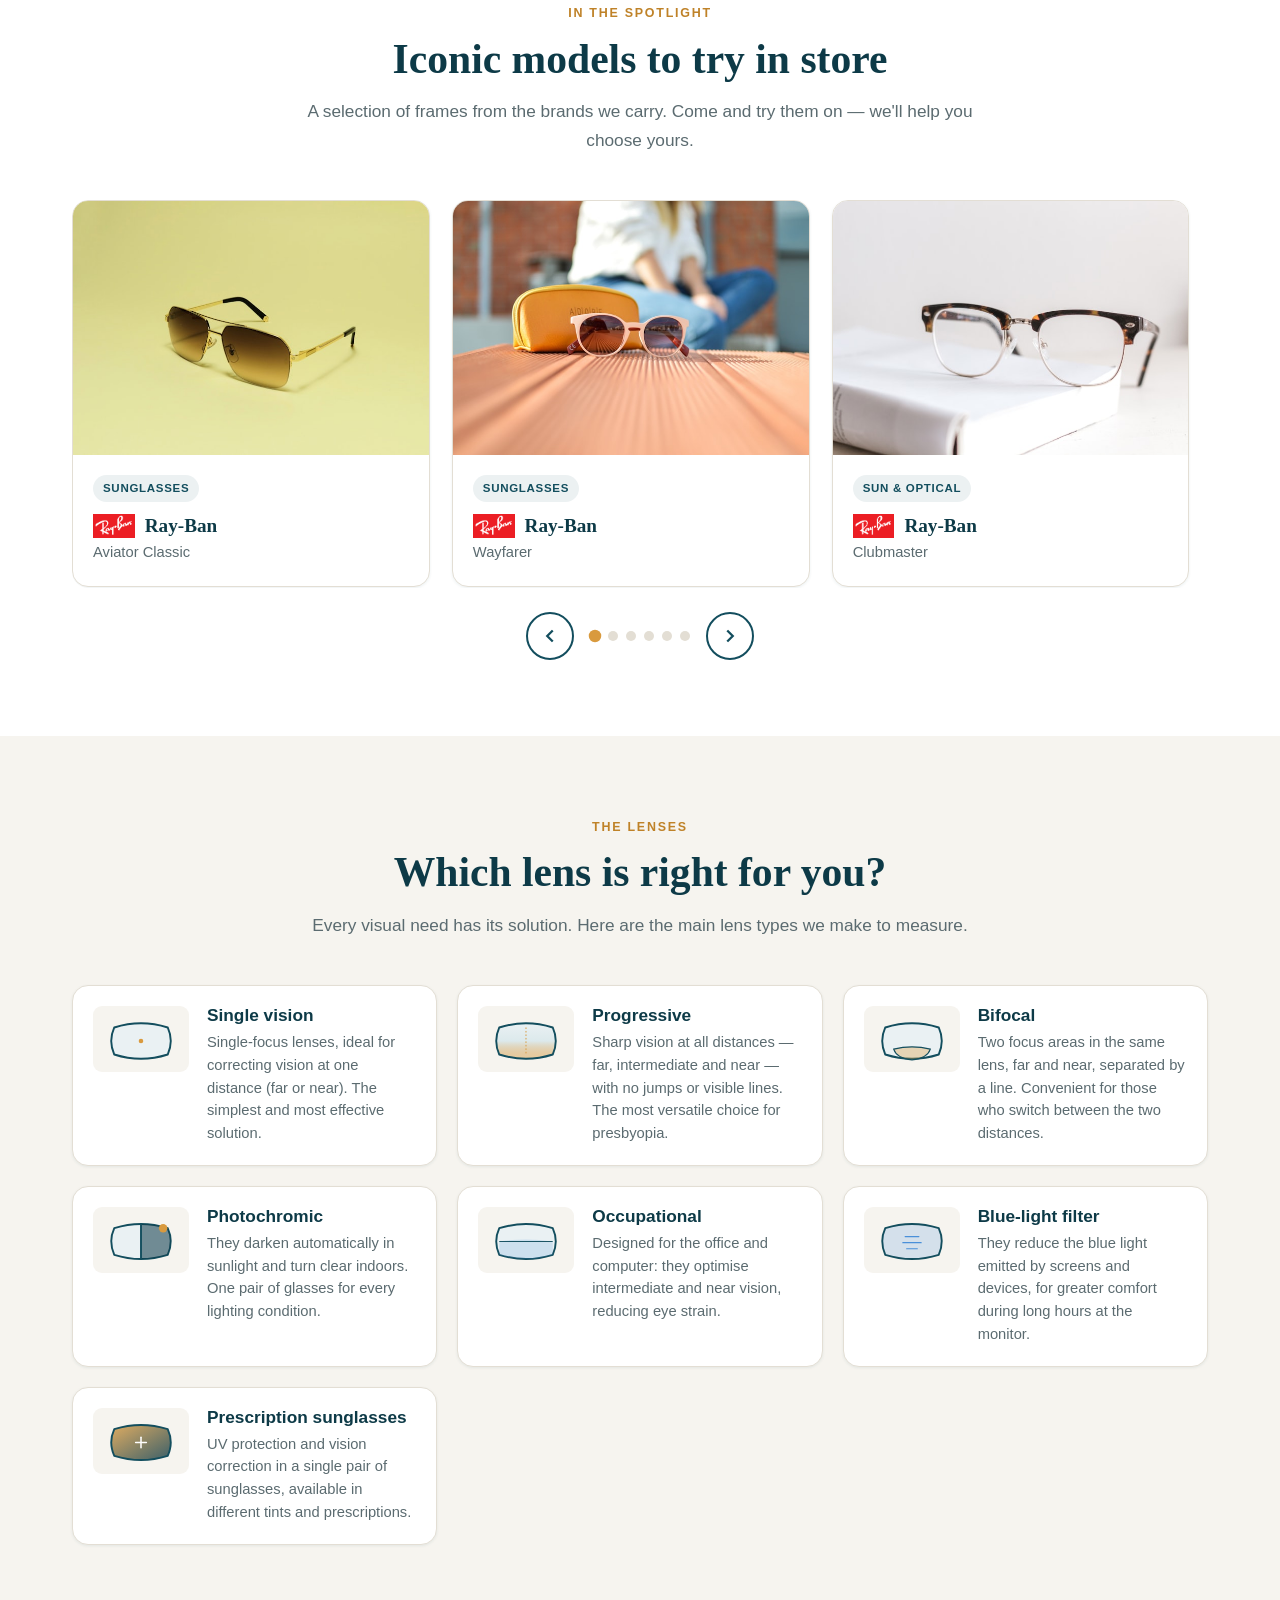
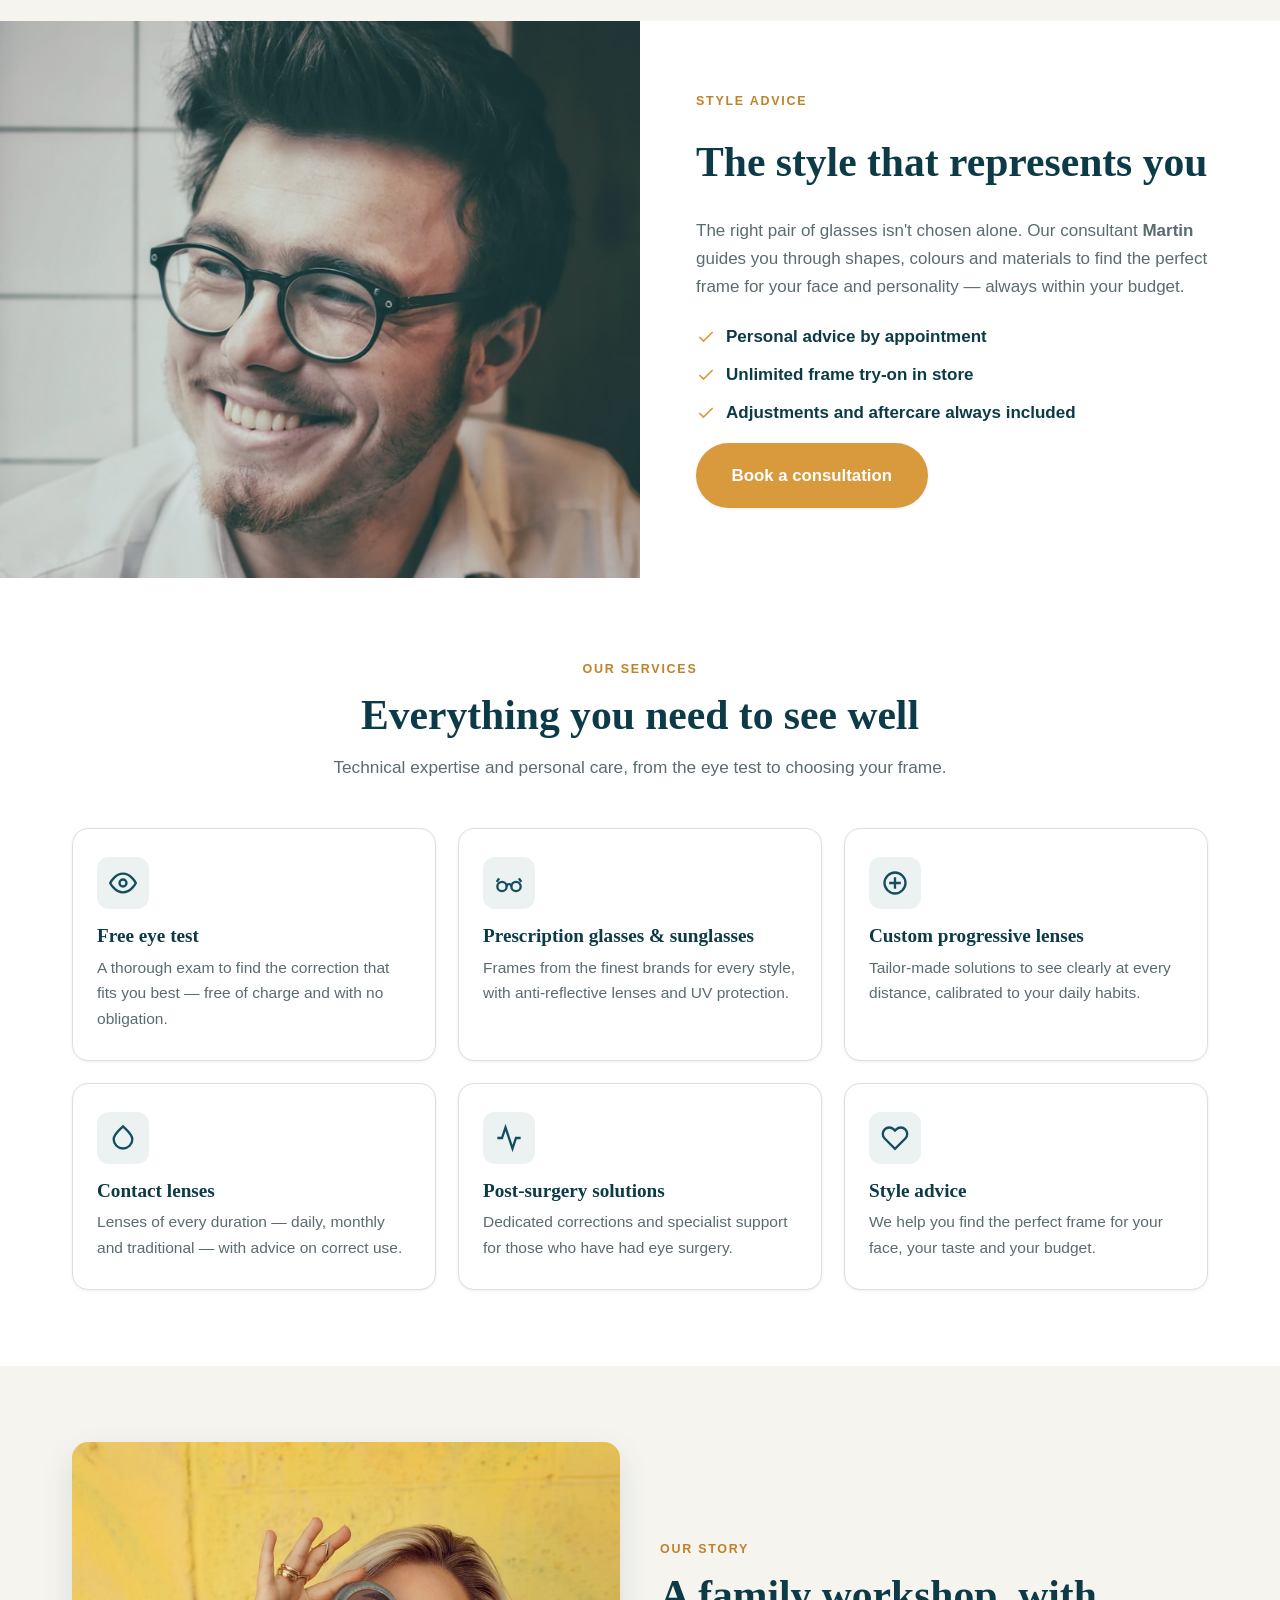
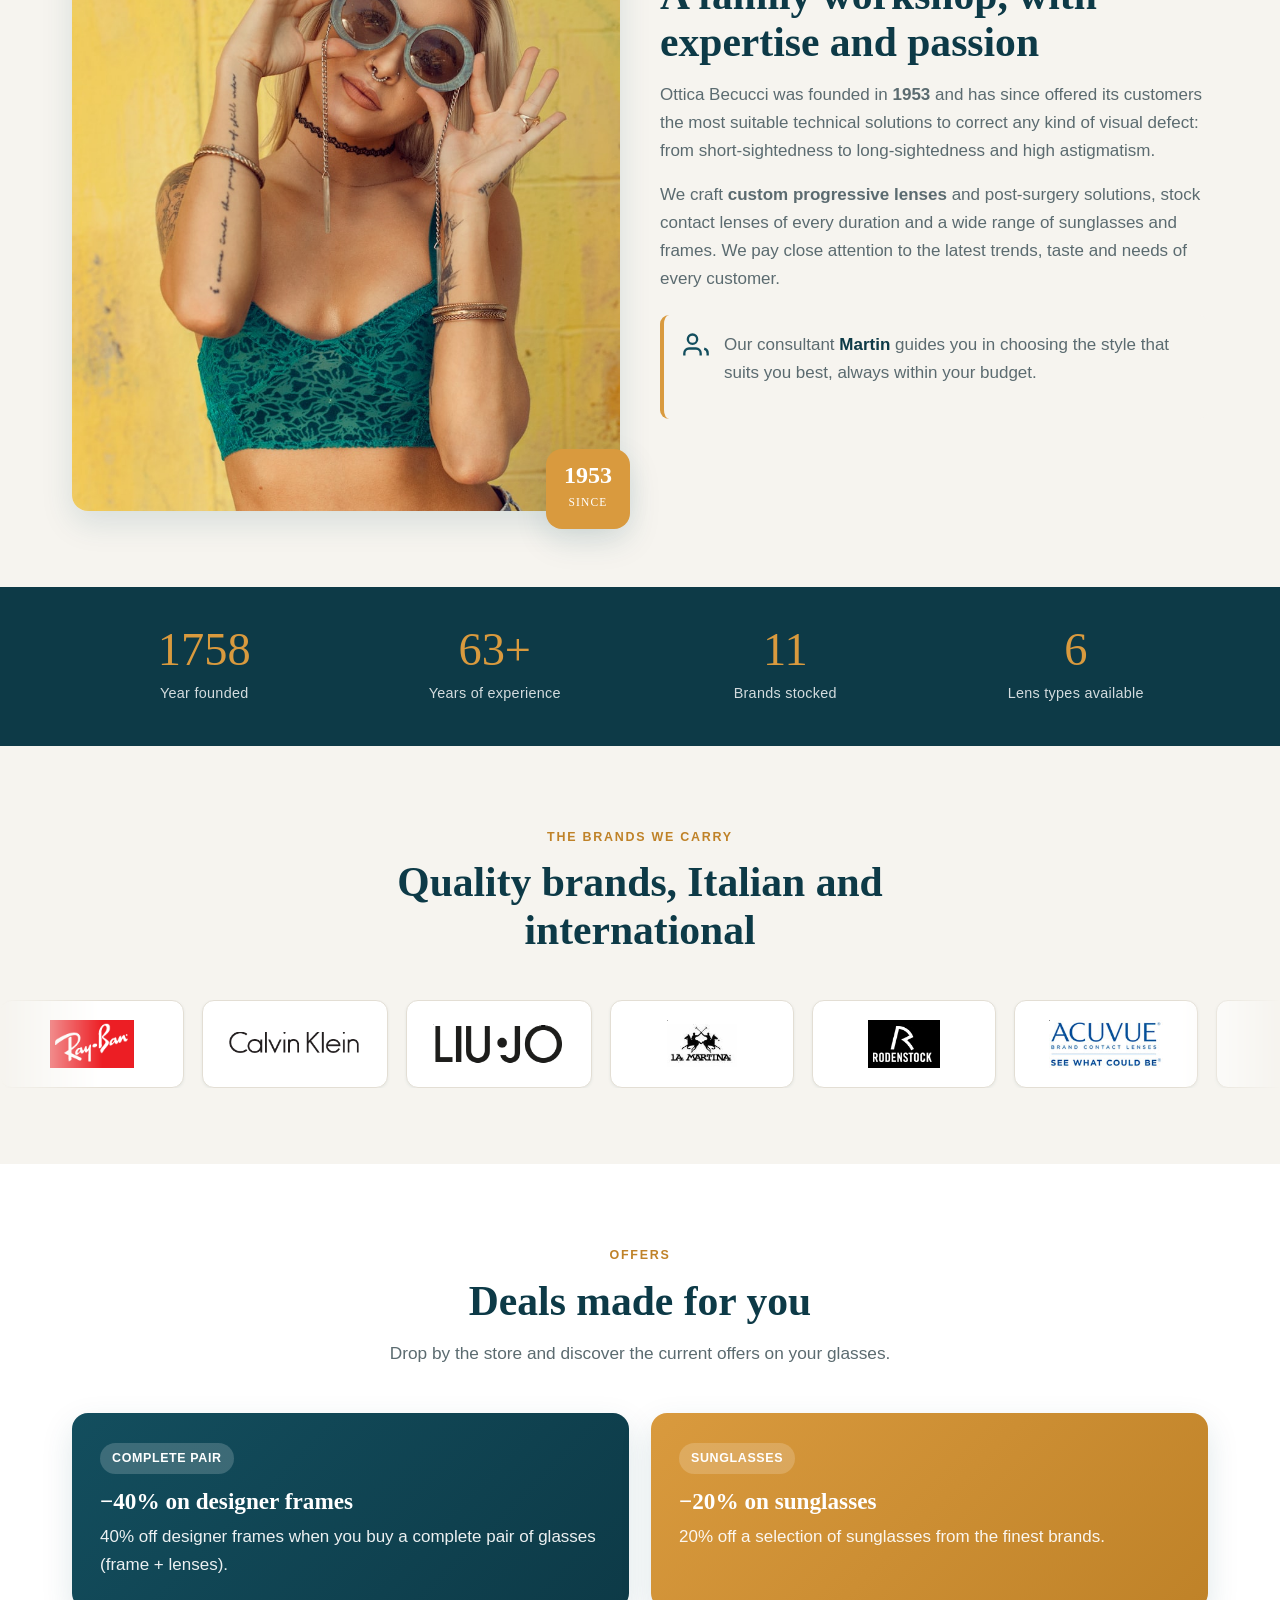
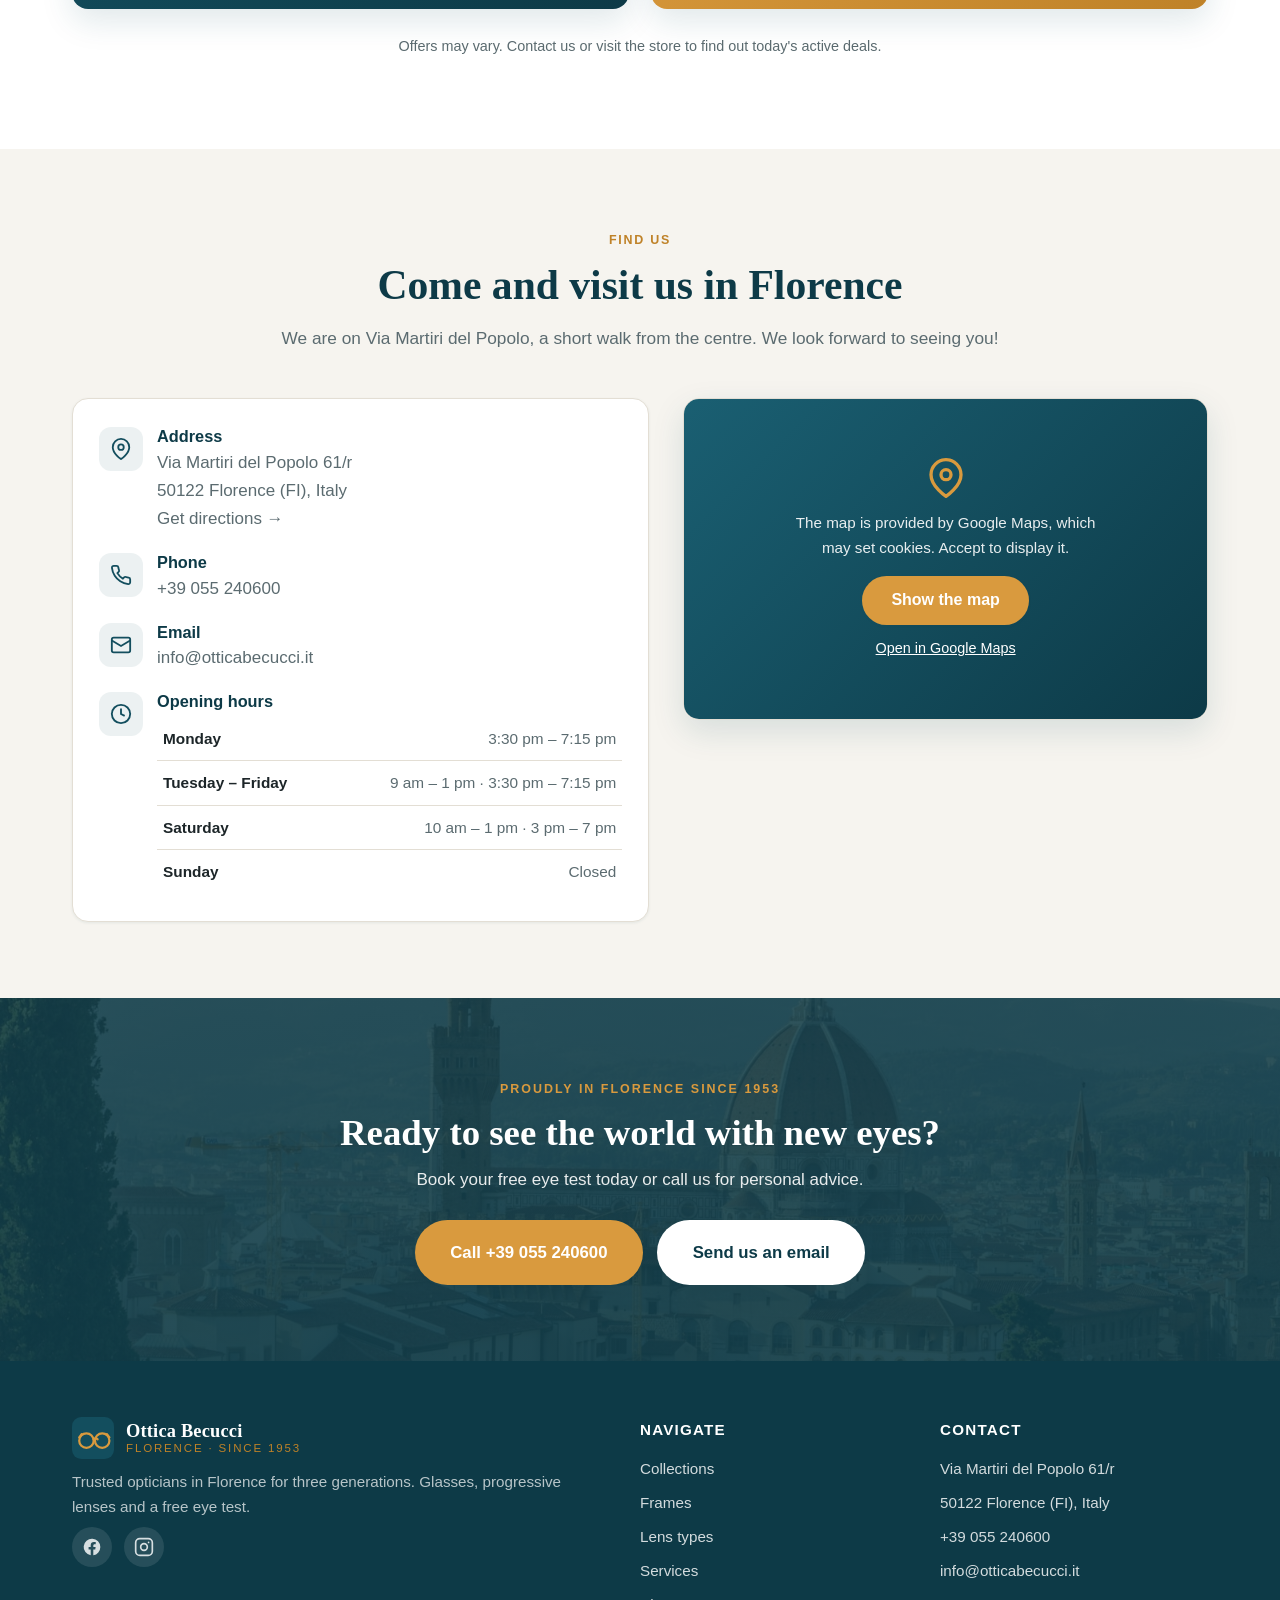
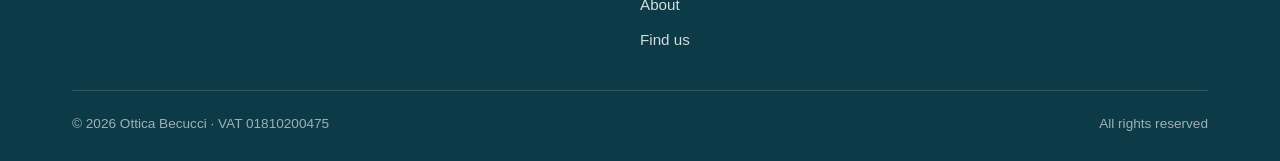
<file: en/index.html>
<!DOCTYPE html>
<html lang="en">
<head>
  <meta charset="UTF-8" />
  <meta name="viewport" content="width=device-width, initial-scale=1.0" />
  <title>Ottica Becucci Florence | Opticians since 1953 — Glasses, Lenses & Free Eye Test</title>
  <meta name="description" content="Ottica Becucci in Florence since 1953: designer prescription and sunglasses, custom progressive lenses, contact lenses and a free eye test. Via Martiri del Popolo 61/r." />
  <meta name="theme-color" content="#134e5e" />
  <link rel="canonical" href="https://www.otticabecucci.it/en/" />
  <link rel="alternate" hreflang="it" href="https://www.otticabecucci.it/" />
  <link rel="alternate" hreflang="en" href="https://www.otticabecucci.it/en/" />
  <link rel="alternate" hreflang="x-default" href="https://www.otticabecucci.it/" />

  <meta property="og:type" content="business.business" />
  <meta property="og:site_name" content="Ottica Becucci" />
  <meta property="og:locale" content="en_US" />
  <meta property="og:locale:alternate" content="it_IT" />
  <meta property="og:title" content="Ottica Becucci Florence | Opticians since 1953" />
  <meta property="og:description" content="Designer glasses and sunglasses, custom progressive lenses and a free eye test in the heart of Florence." />
  <meta property="og:url" content="https://www.otticabecucci.it/en/" />
  <meta property="og:image" content="https://www.otticabecucci.it/assets/images/banner-becucci.jpg" />
  <meta name="twitter:card" content="summary_large_image" />
  <meta name="twitter:title" content="Ottica Becucci Florence | Opticians since 1953" />
  <meta name="twitter:description" content="Glasses, progressive lenses and a free eye test in Florence." />
  <meta name="twitter:image" content="https://www.otticabecucci.it/assets/images/banner-becucci.jpg" />

  <link rel="icon" href="../assets/images/favicon.svg" type="image/svg+xml" />
  <link rel="manifest" href="../site.webmanifest" />
  <link rel="preload" href="../assets/css/styles.css" as="style" />
  <link rel="stylesheet" href="../assets/css/styles.css" />

  <script type="application/ld+json">
  {
    "@context": "https://schema.org",
    "@type": "Optician",
    "name": "Ottica Becucci",
    "image": "https://www.otticabecucci.it/assets/images/banner-becucci.jpg",
    "url": "https://www.otticabecucci.it/en/",
    "telephone": "+39055240600",
    "email": "info@otticabecucci.it",
    "priceRange": "€€",
    "foundingDate": "1953",
    "vatID": "IT01810200475",
    "address": {
      "@type": "PostalAddress",
      "streetAddress": "Via Martiri del Popolo 61/r",
      "addressLocality": "Florence",
      "addressRegion": "FI",
      "postalCode": "50122",
      "addressCountry": "IT"
    },
    "geo": { "@type": "GeoCoordinates", "latitude": 43.7745, "longitude": 11.2660 },
    "openingHoursSpecification": [
      { "@type": "OpeningHoursSpecification", "dayOfWeek": "Monday", "opens": "15:30", "closes": "19:15" },
      { "@type": "OpeningHoursSpecification", "dayOfWeek": ["Tuesday","Wednesday","Thursday","Friday"], "opens": "09:00", "closes": "13:00" },
      { "@type": "OpeningHoursSpecification", "dayOfWeek": ["Tuesday","Wednesday","Thursday","Friday"], "opens": "15:30", "closes": "19:15" },
      { "@type": "OpeningHoursSpecification", "dayOfWeek": "Saturday", "opens": "10:00", "closes": "13:00" },
      { "@type": "OpeningHoursSpecification", "dayOfWeek": "Saturday", "opens": "15:00", "closes": "19:00" }
    ]
  }
  </script>
</head>
<body>
  <a class="skip-link" href="#main" style="position:absolute;left:-999px;top:0;background:#fff;padding:10px;z-index:200;" onfocus="this.style.left='10px'">Skip to content</a>

  <!-- ===== Header ===== -->
  <header class="header" id="top">
    <div class="container">
      <nav class="nav" id="nav" aria-label="Main navigation">
        <a class="brand" href="#top" aria-label="Ottica Becucci — home">
          <img class="brand__logo" src="../assets/images/logo.svg" width="42" height="42" alt="" />
          <span class="brand__name"><strong>Ottica Becucci</strong><span>Florence · since 1953</span></span>
        </a>
        <ul class="nav__menu" id="navMenu">
          <li><a class="nav__link" href="#collections">Collections</a></li>
          <li><a class="nav__link" href="#frames">Frames</a></li>
          <li><a class="nav__link" href="#lenses">Lenses</a></li>
          <li><a class="nav__link" href="#services">Services</a></li>
          <li><a class="nav__link" href="#about">About</a></li>
          <li><a class="nav__link" href="#contact">Find us</a></li>
        </ul>
        <div class="nav__actions">
          <div class="lang-switch" aria-label="Language selection">
            <a href="../" hreflang="it">IT</a><span>/</span><a href="./" aria-current="true" hreflang="en">EN</a>
          </div>
          <a class="btn btn--primary nav__cta-desktop" href="tel:+39055240600">Call now</a>
          <button class="nav__toggle" id="navToggle" aria-label="Open menu" aria-expanded="false" aria-controls="navMenu">
            <span></span><span></span><span></span>
          </button>
        </div>
      </nav>
    </div>
  </header>

  <main id="main">
    <!-- ===== Masthead (official banner) ===== -->
    <section class="masthead" aria-label="Ottica Foto Becucci">
      <picture>
        <source media="(min-width: 700px)" srcset="../assets/images/banner-becucci.jpg" width="1600" height="800" />
        <img class="masthead__img" src="../assets/images/banner-mobile.jpg" width="880" height="676" fetchpriority="high"
             alt="Ottica Foto Becucci — La tua visione, il nostro stile. Florence, since 1953: passion, experience, quality." />
      </picture>
      <div class="masthead__cta">
        <div class="container">
          <div class="masthead__cta-inner">
            <div class="masthead__intro">
              <h1 class="masthead__title">Ottica Foto Becucci · Florence since 1953</h1>
              <p>Glasses, tailor-made lenses and a free eye test.</p>
            </div>
            <div class="hero__actions">
              <a class="btn btn--primary btn--lg" href="#contact">Book your free eye test</a>
              <a class="btn btn--ghost btn--lg" href="#collections">Explore the collections</a>
            </div>
          </div>
        </div>
      </div>
    </section>

    <!-- ===== Value props ===== -->
    <section class="valueprops" aria-label="Why choose us">
      <div class="container">
        <div class="valueprops__grid">
          <div class="valueprop">
            <span class="valueprop__icon"><svg viewBox="0 0 24 24" fill="none" stroke="currentColor" stroke-width="2"><circle cx="12" cy="12" r="9"/><path d="M12 7v5l3 2"/></svg></span>
            <div><h3>Since 1953</h3><p>Three generations of opticians in Florence.</p></div>
          </div>
          <div class="valueprop">
            <span class="valueprop__icon"><svg viewBox="0 0 24 24" fill="none" stroke="currentColor" stroke-width="2"><path d="M1 12s4-8 11-8 11 8 11 8-4 8-11 8-11-8-11-8z"/><circle cx="12" cy="12" r="3"/></svg></span>
            <div><h3>Free eye test</h3><p>A thorough exam, always with no obligation.</p></div>
          </div>
          <div class="valueprop">
            <span class="valueprop__icon"><svg viewBox="0 0 24 24" fill="none" stroke="currentColor" stroke-width="2"><circle cx="12" cy="12" r="9"/><path d="M12 7v10M7 12h10"/></svg></span>
            <div><h3>Tailor-made lenses</h3><p>Progressive and custom-made in our lab.</p></div>
          </div>
          <div class="valueprop">
            <span class="valueprop__icon"><svg viewBox="0 0 24 24" fill="none" stroke="currentColor" stroke-width="2"><path d="M12 2l3 6 6 .8-4.5 4.3 1.2 6.3L12 17l-5.9 2.4 1.2-6.3L2.8 8.8 9 8z"/></svg></span>
            <div><h3>Exclusive brands</h3><p>The finest names, selected for you.</p></div>
          </div>
        </div>
      </div>
    </section>

    <!-- ===== Collections ===== -->
    <section class="section" id="collections">
      <div class="container">
        <div class="section__head">
          <span class="section__eyebrow">The collections</span>
          <h2 class="section__title">Find the right look for every occasion</h2>
          <p class="section__lead">From everyday sun to sport and contact lenses: explore our categories.</p>
        </div>
        <div class="collection-grid reveal">
          <a class="collection-tile" href="#frames">
            <img src="../assets/images/model-sun.jpg" width="800" height="1000" loading="lazy" alt="Man wearing sunglasses" />
            <div class="collection-tile__body">
              <div><h3>Sunglasses</h3><p>Protection and style for every season.</p></div>
              <span class="collection-tile__arrow"><svg viewBox="0 0 24 24" fill="none" stroke="currentColor" stroke-width="2.5"><path d="M5 12h14M13 6l6 6-6 6"/></svg></span>
            </div>
          </a>
          <a class="collection-tile" href="#frames">
            <img src="../assets/images/model-vista.jpg" width="800" height="1000" loading="lazy" alt="Smiling man wearing prescription glasses" />
            <div class="collection-tile__body">
              <div><h3>Prescription glasses</h3><p>Frames for every face and personality.</p></div>
              <span class="collection-tile__arrow"><svg viewBox="0 0 24 24" fill="none" stroke="currentColor" stroke-width="2.5"><path d="M5 12h14M13 6l6 6-6 6"/></svg></span>
            </div>
          </a>
          <a class="collection-tile" href="#frames">
            <img src="../assets/images/sport.jpg" width="800" height="1000" loading="lazy" alt="Cyclists wearing sport eyewear" />
            <div class="collection-tile__body">
              <div><h3>Sport &amp; outdoor</h3><p>Technical eyewear for your sport.</p></div>
              <span class="collection-tile__arrow"><svg viewBox="0 0 24 24" fill="none" stroke="currentColor" stroke-width="2.5"><path d="M5 12h14M13 6l6 6-6 6"/></svg></span>
            </div>
          </a>
          <a class="collection-tile" href="#services">
            <img src="../assets/images/contact-lenses.jpg" width="800" height="1000" loading="lazy" alt="Applying a contact lens" />
            <div class="collection-tile__body">
              <div><h3>Contact lenses</h3><p>Daily, monthly and made to measure.</p></div>
              <span class="collection-tile__arrow"><svg viewBox="0 0 24 24" fill="none" stroke="currentColor" stroke-width="2.5"><path d="M5 12h14M13 6l6 6-6 6"/></svg></span>
            </div>
          </a>
        </div>
      </div>
    </section>

    <!-- ===== Frames carousel ===== -->
    <section class="section section--tint" id="frames">
      <div class="container">
        <div class="section__head">
          <span class="section__eyebrow">In the spotlight</span>
          <h2 class="section__title">Iconic models to try in store</h2>
          <p class="section__lead">A selection of frames from the brands we carry. Come and try them on — we'll help you choose yours.</p>
        </div>
        <!-- NOTE TO OWNER: images are stock photos. Replace them with real photos of the models on sale. -->
        <div class="carousel" data-carousel tabindex="0" aria-label="Frames gallery" aria-roledescription="carousel">
          <div class="carousel__viewport">
            <div class="carousel__track">
              <article class="frame-card">
                <div class="frame-card__img"><img src="../assets/images/frame-aviator.jpg" width="700" height="500" loading="lazy" alt="Ray-Ban Aviator sunglasses" /></div>
                <div class="frame-card__body"><span class="frame-card__tag">Sunglasses</span><div class="frame-card__brandrow"><img class="frame-card__logo" src="../assets/images/brands/rayban.png" width="113" height="65" loading="lazy" alt="Ray-Ban" /><h3 class="frame-card__brand">Ray-Ban</h3></div><p class="frame-card__model">Aviator Classic</p></div>
              </article>
              <article class="frame-card">
                <div class="frame-card__img"><img src="../assets/images/frame-wayfarer.jpg" width="700" height="500" loading="lazy" alt="Ray-Ban Wayfarer sunglasses" /></div>
                <div class="frame-card__body"><span class="frame-card__tag">Sunglasses</span><div class="frame-card__brandrow"><img class="frame-card__logo" src="../assets/images/brands/rayban.png" width="113" height="65" loading="lazy" alt="Ray-Ban" /><h3 class="frame-card__brand">Ray-Ban</h3></div><p class="frame-card__model">Wayfarer</p></div>
              </article>
              <article class="frame-card">
                <div class="frame-card__img"><img src="../assets/images/frame-clubmaster.jpg" width="700" height="500" loading="lazy" alt="Ray-Ban Clubmaster glasses" /></div>
                <div class="frame-card__body"><span class="frame-card__tag">Sun &amp; Optical</span><div class="frame-card__brandrow"><img class="frame-card__logo" src="../assets/images/brands/rayban.png" width="113" height="65" loading="lazy" alt="Ray-Ban" /><h3 class="frame-card__brand">Ray-Ban</h3></div><p class="frame-card__model">Clubmaster</p></div>
              </article>
              <article class="frame-card">
                <div class="frame-card__img"><img src="../assets/images/frame-round.jpg" width="700" height="500" loading="lazy" alt="Ray-Ban Round Metal sunglasses" /></div>
                <div class="frame-card__body"><span class="frame-card__tag">Sunglasses</span><div class="frame-card__brandrow"><img class="frame-card__logo" src="../assets/images/brands/rayban.png" width="113" height="65" loading="lazy" alt="Ray-Ban" /><h3 class="frame-card__brand">Ray-Ban</h3></div><p class="frame-card__model">Round Metal</p></div>
              </article>
              <article class="frame-card">
                <div class="frame-card__img"><img src="../assets/images/frame-cateye.jpg" width="700" height="500" loading="lazy" alt="Liu Jo cat-eye sunglasses" /></div>
                <div class="frame-card__body"><span class="frame-card__tag">Sunglasses</span><div class="frame-card__brandrow"><img class="frame-card__logo" src="../assets/images/brands/liujo.png" width="217" height="65" loading="lazy" alt="Liu Jo" /><h3 class="frame-card__brand">Liu Jo</h3></div><p class="frame-card__model">Cat-Eye</p></div>
              </article>
              <article class="frame-card">
                <div class="frame-card__img"><img src="../assets/images/frame-optical.jpg" width="700" height="500" loading="lazy" alt="Calvin Klein optical frame" /></div>
                <div class="frame-card__body"><span class="frame-card__tag">Optical glasses</span><div class="frame-card__brandrow"><img class="frame-card__logo" src="../assets/images/brands/calvinklein.png" width="217" height="41" loading="lazy" alt="Calvin Klein" /><h3 class="frame-card__brand">Calvin Klein</h3></div><p class="frame-card__model">Optical frame</p></div>
              </article>
              <article class="frame-card">
                <div class="frame-card__img"><img src="../assets/images/frame-sport.jpg" width="700" height="500" loading="lazy" alt="Calvin Klein sunglasses" /></div>
                <div class="frame-card__body"><span class="frame-card__tag">Sunglasses</span><div class="frame-card__brandrow"><img class="frame-card__logo" src="../assets/images/brands/calvinklein.png" width="217" height="41" loading="lazy" alt="Calvin Klein" /><h3 class="frame-card__brand">Calvin Klein</h3></div><p class="frame-card__model">Sunglasses</p></div>
              </article>
              <article class="frame-card">
                <div class="frame-card__img"><img src="../assets/images/frame-pilot.jpg" width="700" height="500" loading="lazy" alt="La Martina sunglasses" /></div>
                <div class="frame-card__body"><span class="frame-card__tag">Sunglasses</span><div class="frame-card__brandrow"><img class="frame-card__logo" src="../assets/images/brands/lamartina.png" width="131" height="90" loading="lazy" alt="La Martina" /><h3 class="frame-card__brand">La Martina</h3></div><p class="frame-card__model">Sunglasses</p></div>
              </article>
            </div>
          </div>
          <div class="carousel__controls">
            <button class="carousel__btn" data-prev aria-label="Previous frame"><svg viewBox="0 0 24 24" fill="none" stroke="currentColor" stroke-width="2.5"><path d="M15 18l-6-6 6-6"/></svg></button>
            <div class="carousel__dots" role="tablist" aria-label="Select slide"></div>
            <button class="carousel__btn" data-next aria-label="Next frame"><svg viewBox="0 0 24 24" fill="none" stroke="currentColor" stroke-width="2.5"><path d="M9 6l6 6-6 6"/></svg></button>
          </div>
        </div>
      </div>
    </section>

    <!-- ===== Lens types ===== -->
    <section class="section" id="lenses">
      <div class="container">
        <div class="section__head">
          <span class="section__eyebrow">The lenses</span>
          <h2 class="section__title">Which lens is right for you?</h2>
          <p class="section__lead">Every visual need has its solution. Here are the main lens types we make to measure.</p>
        </div>
        <div class="lens-grid">
          <article class="lens-card reveal">
            <div class="lens-card__fig"><img src="../assets/images/lenses/monofocali.svg" width="96" height="66" loading="lazy" alt="Single vision lens diagram" /></div>
            <div><h3>Single vision</h3><p>Single-focus lenses, ideal for correcting vision at one distance (far or near). The simplest and most effective solution.</p></div>
          </article>
          <article class="lens-card reveal">
            <div class="lens-card__fig"><img src="../assets/images/lenses/progressive.svg" width="96" height="66" loading="lazy" alt="Progressive lens diagram" /></div>
            <div><h3>Progressive</h3><p>Sharp vision at all distances — far, intermediate and near — with no jumps or visible lines. The most versatile choice for presbyopia.</p></div>
          </article>
          <article class="lens-card reveal">
            <div class="lens-card__fig"><img src="../assets/images/lenses/bifocali.svg" width="96" height="66" loading="lazy" alt="Bifocal lens diagram" /></div>
            <div><h3>Bifocal</h3><p>Two focus areas in the same lens, far and near, separated by a line. Convenient for those who switch between the two distances.</p></div>
          </article>
          <article class="lens-card reveal">
            <div class="lens-card__fig"><img src="../assets/images/lenses/fotocromatiche.svg" width="96" height="66" loading="lazy" alt="Photochromic lens diagram" /></div>
            <div><h3>Photochromic</h3><p>They darken automatically in sunlight and turn clear indoors. One pair of glasses for every lighting condition.</p></div>
          </article>
          <article class="lens-card reveal">
            <div class="lens-card__fig"><img src="../assets/images/lenses/occupazionali.svg" width="96" height="66" loading="lazy" alt="Occupational lens diagram" /></div>
            <div><h3>Occupational</h3><p>Designed for the office and computer: they optimise intermediate and near vision, reducing eye strain.</p></div>
          </article>
          <article class="lens-card reveal">
            <div class="lens-card__fig"><img src="../assets/images/lenses/luce-blu.svg" width="96" height="66" loading="lazy" alt="Blue-light filter lens diagram" /></div>
            <div><h3>Blue-light filter</h3><p>They reduce the blue light emitted by screens and devices, for greater comfort during long hours at the monitor.</p></div>
          </article>
          <article class="lens-card reveal">
            <div class="lens-card__fig"><img src="../assets/images/lenses/sole-graduate.svg" width="96" height="66" loading="lazy" alt="Prescription sunglasses lens diagram" /></div>
            <div><h3>Prescription sunglasses</h3><p>UV protection and vision correction in a single pair of sunglasses, available in different tints and prescriptions.</p></div>
          </article>
        </div>
      </div>
    </section>

    <!-- ===== Editorial band ===== -->
    <section class="editorial" aria-label="Style advice">
      <div class="editorial__grid">
        <div class="editorial__media" style="background-image:url('../assets/images/model-vista.jpg')" role="img" aria-label="Customer wearing prescription glasses"></div>
        <div class="editorial__panel">
          <span class="section__eyebrow">Style advice</span>
          <h2 class="section__title">The style that represents you</h2>
          <p>The right pair of glasses isn't chosen alone. Our consultant <strong>Martin</strong> guides you through shapes, colours and materials to find the perfect frame for your face and personality — always within your budget.</p>
          <ul class="editorial__list">
            <li><svg viewBox="0 0 24 24" fill="none" stroke="currentColor" stroke-width="2"><path d="M20 6L9 17l-5-5"/></svg> Personal advice by appointment</li>
            <li><svg viewBox="0 0 24 24" fill="none" stroke="currentColor" stroke-width="2"><path d="M20 6L9 17l-5-5"/></svg> Unlimited frame try-on in store</li>
            <li><svg viewBox="0 0 24 24" fill="none" stroke="currentColor" stroke-width="2"><path d="M20 6L9 17l-5-5"/></svg> Adjustments and aftercare always included</li>
          </ul>
          <div><a class="btn btn--primary btn--lg" href="#contact">Book a consultation</a></div>
        </div>
      </div>
    </section>

    <!-- ===== Services ===== -->
    <section class="section section--tint" id="services">
      <div class="container">
        <div class="section__head">
          <span class="section__eyebrow">Our services</span>
          <h2 class="section__title">Everything you need to see well</h2>
          <p class="section__lead">Technical expertise and personal care, from the eye test to choosing your frame.</p>
        </div>
        <div class="cards">
          <article class="card reveal">
            <div class="card__icon"><svg viewBox="0 0 24 24" fill="none" stroke="currentColor" stroke-width="2"><path d="M1 12s4-8 11-8 11 8 11 8-4 8-11 8-11-8-11-8z"/><circle cx="12" cy="12" r="3"/></svg></div>
            <h3>Free eye test</h3>
            <p>A thorough exam to find the correction that fits you best — free of charge and with no obligation.</p>
          </article>
          <article class="card reveal">
            <div class="card__icon"><svg viewBox="0 0 24 24" fill="none" stroke="currentColor" stroke-width="2"><circle cx="6" cy="15" r="4"/><circle cx="18" cy="15" r="4"/><path d="M10 15a2 2 0 0 1 4 0M1.5 11l2-3M22.5 11l-2-3"/></svg></div>
            <h3>Prescription glasses & sunglasses</h3>
            <p>Frames from the finest brands for every style, with anti-reflective lenses and UV protection.</p>
          </article>
          <article class="card reveal">
            <div class="card__icon"><svg viewBox="0 0 24 24" fill="none" stroke="currentColor" stroke-width="2"><path d="M12 3C7 3 3 7.5 3 12s4 9 9 9 9-4.5 9-9-4-9-9-9z"/><path d="M12 7v10M7 12h10"/></svg></div>
            <h3>Custom progressive lenses</h3>
            <p>Tailor-made solutions to see clearly at every distance, calibrated to your daily habits.</p>
          </article>
          <article class="card reveal">
            <div class="card__icon"><svg viewBox="0 0 24 24" fill="none" stroke="currentColor" stroke-width="2"><path d="M12 2C8 6 4 9 4 13a8 8 0 0 0 16 0c0-4-4-7-8-11z"/></svg></div>
            <h3>Contact lenses</h3>
            <p>Lenses of every duration — daily, monthly and traditional — with advice on correct use.</p>
          </article>
          <article class="card reveal">
            <div class="card__icon"><svg viewBox="0 0 24 24" fill="none" stroke="currentColor" stroke-width="2"><path d="M22 12h-4l-3 9L9 3l-3 9H2"/></svg></div>
            <h3>Post-surgery solutions</h3>
            <p>Dedicated corrections and specialist support for those who have had eye surgery.</p>
          </article>
          <article class="card reveal">
            <div class="card__icon"><svg viewBox="0 0 24 24" fill="none" stroke="currentColor" stroke-width="2"><path d="M20.84 4.61a5.5 5.5 0 0 0-7.78 0L12 5.67l-1.06-1.06a5.5 5.5 0 0 0-7.78 7.78L12 21.23l8.84-8.84a5.5 5.5 0 0 0 0-7.78z"/></svg></div>
            <h3>Style advice</h3>
            <p>We help you find the perfect frame for your face, your taste and your budget.</p>
          </article>
        </div>
      </div>
    </section>

    <!-- ===== About ===== -->
    <section class="section" id="about">
      <div class="container">
        <div class="about__grid reveal">
          <div class="about__media">
            <img src="../assets/images/about.jpg" width="900" height="1100" loading="lazy" alt="Customer wearing stylish sunglasses at Ottica Becucci" />
            <div class="about__est"><strong>1953</strong><span>since</span></div>
          </div>
          <div class="about__body">
            <span class="section__eyebrow">Our story</span>
            <h2 class="section__title">A family workshop, with expertise and passion</h2>
            <p>Ottica Becucci was founded in <strong>1953</strong> and has since offered its customers the most suitable technical solutions to correct any kind of visual defect: from short-sightedness to long-sightedness and high astigmatism.</p>
            <p>We craft <strong>custom progressive lenses</strong> and post-surgery solutions, stock contact lenses of every duration and a wide range of sunglasses and frames. We pay close attention to the latest trends, taste and needs of every customer.</p>
            <div class="about__highlight">
              <svg viewBox="0 0 24 24" fill="none" stroke="currentColor" stroke-width="2"><path d="M16 21v-2a4 4 0 0 0-4-4H6a4 4 0 0 0-4 4v2"/><circle cx="9" cy="7" r="4"/><path d="M22 21v-2a4 4 0 0 0-3-3.87"/></svg>
              <p>Our consultant <strong>Martin</strong> guides you in choosing the style that suits you best, always within your budget.</p>
            </div>
          </div>
        </div>
      </div>
    </section>

    <!-- ===== Stats ===== -->
    <section class="stats" aria-label="Ottica Becucci in numbers">
      <div class="container">
        <div class="stats__grid">
          <div><div class="stat__num" data-count="1953">1953</div><div class="stat__label">Year founded</div></div>
          <div><div class="stat__num" data-count="70" data-suffix="+">70+</div><div class="stat__label">Years of experience</div></div>
          <div><div class="stat__num" data-count="12">12</div><div class="stat__label">Brands stocked</div></div>
          <div><div class="stat__num" data-count="7">7</div><div class="stat__label">Lens types available</div></div>
        </div>
      </div>
    </section>

    <!-- ===== Brands (marquee) ===== -->
    <section class="section" id="brands" aria-label="Brands stocked">
      <div class="container">
        <div class="section__head">
          <span class="section__eyebrow">The brands we carry</span>
          <h2 class="section__title">Quality brands, Italian and international</h2>
        </div>
      </div>
      <div class="marquee">
        <div class="marquee__track">
          <span class="marquee__item"><img src="../assets/images/brands/rayban.png" width="113" height="65" loading="lazy" alt="Ray-Ban" /></span>
          <span class="marquee__item"><img src="../assets/images/brands/calvinklein.png" width="217" height="41" loading="lazy" alt="Calvin Klein" /></span>
          <span class="marquee__item"><img src="../assets/images/brands/liujo.png" width="217" height="65" loading="lazy" alt="Liu Jo" /></span>
          <span class="marquee__item"><img src="../assets/images/brands/lamartina.png" width="131" height="90" loading="lazy" alt="La Martina" /></span>
          <span class="marquee__item"><img src="../assets/images/brands/rodenstock.png" width="120" height="80" loading="lazy" alt="Rodenstock" /></span>
          <span class="marquee__item"><img src="../assets/images/brands/acuvue.png" width="189" height="80" loading="lazy" alt="Acuvue" /></span>
          <span class="marquee__item"><img src="../assets/images/brands/alcon.png" width="119" height="32" loading="lazy" alt="Alcon" /></span>
          <span class="marquee__item"><img src="../assets/images/brands/cooper.png" width="268" height="76" loading="lazy" alt="CooperVision" /></span>
          <span class="marquee__item"><img src="../assets/images/brands/soleko.png" width="174" height="46" loading="lazy" alt="Soleko" /></span>
          <span class="marquee__item"><img src="../assets/images/brands/cebe.png" width="219" height="97" loading="lazy" alt="Cébé" /></span>
          <span class="marquee__item"><img src="../assets/images/brands/pagani.png" width="230" height="57" loading="lazy" alt="Pagani" /></span>
          <span class="marquee__item"><img src="../assets/images/brands/optovista.png" width="283" height="79" loading="lazy" alt="Optovista" /></span>
        </div>
      </div>
    </section>

    <!-- ===== Offers ===== -->
    <!-- NOTE TO OWNER: update titles, percentages and expiry dates of these offers. -->
    <section class="section section--tint" id="offers">
      <div class="container">
        <div class="section__head">
          <span class="section__eyebrow">Offers</span>
          <h2 class="section__title">Deals made for you</h2>
          <p class="section__lead">Drop by the store and discover the current offers on your glasses.</p>
        </div>
        <div class="promos reveal">
          <article class="promo">
            <span class="promo__tag">Complete pair</span>
            <h3>−40% on designer frames</h3>
            <p>40% off designer frames when you buy a complete pair of glasses (frame + lenses).</p>
          </article>
          <article class="promo promo--accent">
            <span class="promo__tag">Sunglasses</span>
            <h3>−20% on sunglasses</h3>
            <p>20% off a selection of sunglasses from the finest brands.</p>
          </article>
        </div>
        <p class="promo__note">Offers may vary. Contact us or visit the store to find out today's active deals.</p>
      </div>
    </section>

    <!-- ===== Contact / Find us ===== -->
    <section class="section" id="contact">
      <div class="container">
        <div class="section__head">
          <span class="section__eyebrow">Find us</span>
          <h2 class="section__title">Come and visit us in Florence</h2>
          <p class="section__lead">We are on Via Martiri del Popolo, a short walk from the centre. We look forward to seeing you!</p>
        </div>
        <div class="contact__grid">
          <div class="contact-card reveal">
            <ul class="info-list">
              <li class="info-item">
                <span class="info-item__icon"><svg viewBox="0 0 24 24" fill="none" stroke="currentColor" stroke-width="2"><path d="M21 10c0 7-9 13-9 13s-9-6-9-13a9 9 0 0 1 18 0z"/><circle cx="12" cy="10" r="3"/></svg></span>
                <div><h3>Address</h3><p>Via Martiri del Popolo 61/r<br>50122 Florence (FI), Italy</p>
                <a href="https://www.google.com/maps/search/?api=1&query=Ottica+Becucci+Via+Martiri+del+Popolo+61r+Firenze" target="_blank" rel="noopener">Get directions →</a></div>
              </li>
              <li class="info-item">
                <span class="info-item__icon"><svg viewBox="0 0 24 24" fill="none" stroke="currentColor" stroke-width="2"><path d="M22 16.92v3a2 2 0 0 1-2.18 2 19.79 19.79 0 0 1-8.63-3.07 19.5 19.5 0 0 1-6-6 19.79 19.79 0 0 1-3.07-8.67A2 2 0 0 1 4.11 2h3a2 2 0 0 1 2 1.72c.13.96.36 1.9.7 2.81a2 2 0 0 1-.45 2.11L8.09 9.91a16 16 0 0 0 6 6l1.27-1.27a2 2 0 0 1 2.11-.45c.91.34 1.85.57 2.81.7A2 2 0 0 1 22 16.92z"/></svg></span>
                <div><h3>Phone</h3><a href="tel:+39055240600">+39 055 240600</a></div>
              </li>
              <li class="info-item">
                <span class="info-item__icon"><svg viewBox="0 0 24 24" fill="none" stroke="currentColor" stroke-width="2"><rect x="2" y="4" width="20" height="16" rx="2"/><path d="m22 7-10 6L2 7"/></svg></span>
                <div><h3>Email</h3><a href="mailto:info@otticabecucci.it">info@otticabecucci.it</a></div>
              </li>
              <li class="info-item">
                <span class="info-item__icon"><svg viewBox="0 0 24 24" fill="none" stroke="currentColor" stroke-width="2"><circle cx="12" cy="12" r="10"/><path d="M12 6v6l4 2"/></svg></span>
                <div style="width:100%">
                  <h3>Opening hours</h3>
                  <table class="hours">
                    <tbody>
                      <tr><th>Monday</th><td>3:30 pm – 7:15 pm</td></tr>
                      <tr><th>Tuesday – Friday</th><td>9 am – 1 pm · 3:30 pm – 7:15 pm</td></tr>
                      <tr><th>Saturday</th><td>10 am – 1 pm · 3 pm – 7 pm</td></tr>
                      <tr><th>Sunday</th><td>Closed</td></tr>
                    </tbody>
                  </table>
                </div>
              </li>
            </ul>
          </div>
          <div class="map reveal" data-map
               data-map-src="https://www.google.com/maps?q=Via+Martiri+del+Popolo+61r+Firenze&output=embed"
               data-map-title="Map — Ottica Becucci, Via Martiri del Popolo 61/r, Florence">
            <div class="map__placeholder">
              <svg viewBox="0 0 24 24" fill="none" stroke="currentColor" stroke-width="2"><path d="M21 10c0 7-9 13-9 13s-9-6-9-13a9 9 0 0 1 18 0z"/><circle cx="12" cy="10" r="3"/></svg>
              <p>The map is provided by Google Maps, which may set cookies. Accept to display it.</p>
              <button class="btn btn--primary" data-map-accept type="button">Show the map</button>
              <a href="https://www.google.com/maps/search/?api=1&query=Ottica+Becucci+Via+Martiri+del+Popolo+61r+Firenze" target="_blank" rel="noopener">Open in Google Maps</a>
            </div>
          </div>
        </div>
      </div>
    </section>

    <!-- ===== CTA band Florence ===== -->
    <section class="section cta-band cta-band--firenze">
      <div class="container">
        <span class="cta-band__tag">Proudly in Florence since 1953</span>
        <h2>Ready to see the world with new eyes?</h2>
        <p>Book your free eye test today or call us for personal advice.</p>
        <div class="hero__actions" style="justify-content:center">
          <a class="btn btn--primary btn--lg" href="tel:+39055240600">Call +39 055 240600</a>
          <a class="btn btn--light btn--lg" href="mailto:info@otticabecucci.it">Send us an email</a>
        </div>
      </div>
    </section>
  </main>

  <!-- ===== Footer ===== -->
  <footer class="footer">
    <div class="container">
      <div class="footer__grid">
        <div class="footer__brand">
          <a class="brand" href="#top" style="color:#fff">
            <img class="brand__logo" src="../assets/images/logo.svg" width="42" height="42" alt="" />
            <span class="brand__name"><strong style="color:#fff">Ottica Becucci</strong><span>Florence · since 1953</span></span>
          </a>
          <p>Trusted opticians in Florence for three generations. Glasses, progressive lenses and a free eye test.</p>
          <div class="footer__social">
            <a href="#" aria-label="Facebook" rel="noopener"><svg viewBox="0 0 24 24" fill="currentColor"><path d="M22 12a10 10 0 1 0-11.56 9.88v-6.99H7.9V12h2.54V9.8c0-2.5 1.49-3.89 3.78-3.89 1.09 0 2.24.2 2.24.2v2.46h-1.26c-1.24 0-1.63.77-1.63 1.56V12h2.78l-.44 2.89h-2.34v6.99A10 10 0 0 0 22 12z"/></svg></a>
            <a href="#" aria-label="Instagram" rel="noopener"><svg viewBox="0 0 24 24" fill="none" stroke="currentColor" stroke-width="2"><rect x="2" y="2" width="20" height="20" rx="5"/><circle cx="12" cy="12" r="4"/><circle cx="17.5" cy="6.5" r="1" fill="currentColor" stroke="none"/></svg></a>
          </div>
        </div>
        <div>
          <h4>Navigate</h4>
          <ul class="footer__links">
            <li><a href="#collections">Collections</a></li>
            <li><a href="#frames">Frames</a></li>
            <li><a href="#lenses">Lens types</a></li>
            <li><a href="#services">Services</a></li>
            <li><a href="#about">About</a></li>
            <li><a href="#contact">Find us</a></li>
          </ul>
        </div>
        <div>
          <h4>Contact</h4>
          <ul class="footer__links">
            <li>Via Martiri del Popolo 61/r</li>
            <li>50122 Florence (FI), Italy</li>
            <li><a href="tel:+39055240600">+39 055 240600</a></li>
            <li><a href="mailto:info@otticabecucci.it">info@otticabecucci.it</a></li>
          </ul>
        </div>
      </div>
      <div class="footer__bottom">
        <span>© <span id="year">2026</span> Ottica Becucci · VAT 01810200475</span>
        <span>All rights reserved</span>
      </div>
    </div>
  </footer>

  <button class="to-top" aria-label="Back to top"><svg viewBox="0 0 24 24" fill="none" stroke="currentColor" stroke-width="2.5"><path d="M18 15l-6-6-6 6"/></svg></button>

  <!-- ===== Cookie banner ===== -->
  <div class="cookie" data-cookie role="dialog" aria-label="Cookie notice" aria-live="polite">
    <div class="cookie__inner">
      <p><strong>This website uses cookies.</strong> We only use technical cookies needed for the site to work. Third-party content such as the Google map is loaded only with your consent. <a href="#contact">Learn more</a>.</p>
      <div class="cookie__actions">
        <button class="btn btn--ghost" data-cookie-reject type="button">Reject</button>
        <button class="btn btn--primary" data-cookie-accept type="button">Accept</button>
      </div>
    </div>
  </div>

  <script src="../assets/js/main.js" defer></script>
</body>
</html>
</file>
<file: assets/css/styles.css>
/* ============================================================
   Ottica Becucci — Landing Page
   Stylesheet (mobile-first, vanilla CSS)
   ============================================================ */

/* ---------- Design tokens ---------- */
:root {
  --color-primary: #134e5e;
  --color-primary-dark: #0d3a47;
  --color-primary-light: #2a7d92;
  --color-accent: #d99a3e;
  --color-accent-dark: #bf8228;
  --color-ink: #1c2528;
  --color-muted: #5b6b70;
  --color-bg: #f6f4ef;
  --color-surface: #ffffff;
  --color-border: #e3ded4;

  --font-sans: -apple-system, BlinkMacSystemFont, "Segoe UI", Roboto, Helvetica, Arial, sans-serif;
  --font-serif: "Iowan Old Style", "Palatino Linotype", Palatino, Georgia, "Times New Roman", serif;

  --container: 1180px;
  --radius: 16px;
  --radius-sm: 9px;
  --shadow-sm: 0 1px 3px rgba(19, 78, 94, 0.08);
  --shadow-md: 0 12px 32px rgba(19, 78, 94, 0.13);
  --shadow-lg: 0 24px 60px rgba(19, 78, 94, 0.2);
  --transition: 0.25s ease;
}

/* ---------- Reset ---------- */
*, *::before, *::after { box-sizing: border-box; }
html { scroll-behavior: smooth; -webkit-text-size-adjust: 100%; }
body {
  margin: 0; font-family: var(--font-sans); color: var(--color-ink); background: var(--color-bg);
  line-height: 1.65; font-size: 17px; -webkit-font-smoothing: antialiased; overflow-x: hidden;
}
img { max-width: 100%; display: block; height: auto; }
a { color: var(--color-primary); text-decoration: none; }
a:hover { color: var(--color-primary-dark); }
h1, h2, h3 { font-family: var(--font-serif); line-height: 1.14; font-weight: 700; color: var(--color-primary-dark); }
ul { margin: 0; padding: 0; }
:focus-visible { outline: 3px solid var(--color-accent); outline-offset: 3px; border-radius: 4px; }

/* ---------- Layout helpers ---------- */
.container { width: 100%; max-width: var(--container); margin-inline: auto; padding-inline: 22px; }
.section { padding: 76px 0; }
.section--tint { background: var(--color-surface); }
.section__head { max-width: 720px; margin: 0 auto 46px; text-align: center; }
.section__eyebrow {
  display: inline-block; text-transform: uppercase; letter-spacing: 0.14em;
  font-size: 0.78rem; font-weight: 700; color: var(--color-accent-dark); margin-bottom: 12px;
}
.section__title { font-size: clamp(1.7rem, 4vw, 2.6rem); margin: 0 0 14px; }
.section__lead { font-size: 1.08rem; color: var(--color-muted); margin: 0; }

/* ---------- Buttons ---------- */
.btn {
  display: inline-flex; align-items: center; justify-content: center; gap: 0.5em;
  padding: 0.85em 1.7em; border-radius: 999px; font-weight: 700; font-size: 1rem; cursor: pointer;
  border: 2px solid transparent; text-align: center;
  transition: transform var(--transition), box-shadow var(--transition), background var(--transition), color var(--transition);
}
.btn:hover { transform: translateY(-2px); }
.btn--primary { background: var(--color-accent); color: #fff; box-shadow: var(--shadow-sm); }
.btn--primary:hover { background: var(--color-accent-dark); color: #fff; box-shadow: var(--shadow-md); }
.btn--ghost { background: transparent; color: var(--color-primary-dark); border-color: var(--color-primary); }
.btn--ghost:hover { background: var(--color-primary); color: #fff; }
.btn--light { background: #fff; color: var(--color-primary-dark); }
.btn--light:hover { background: var(--color-bg); color: var(--color-primary-dark); }
.btn--lg { padding: 1em 2em; font-size: 1.05rem; }

/* ---------- Header / Nav ---------- */
.header {
  position: sticky; top: 0; z-index: 100; background: rgba(255, 255, 255, 0.96);
  backdrop-filter: saturate(180%) blur(10px); border-bottom: 1px solid var(--color-border);
  transition: box-shadow var(--transition);
}
.header.is-scrolled { box-shadow: var(--shadow-sm); }
.nav { display: flex; align-items: center; justify-content: space-between; gap: 18px; padding: 12px 0; }
.brand { display: flex; align-items: center; gap: 12px; font-family: var(--font-serif); }
.brand__logo { width: 42px; height: 42px; }
.brand__name { display: flex; flex-direction: column; line-height: 1.05; }
.brand__name strong { font-size: 1.15rem; color: var(--color-primary-dark); letter-spacing: 0.01em; }
.brand__name span { font-size: 0.72rem; letter-spacing: 0.16em; text-transform: uppercase; color: var(--color-accent-dark); font-family: var(--font-sans); }

.nav__menu { display: flex; align-items: center; gap: 26px; list-style: none; }
.nav__link { color: var(--color-ink); font-weight: 600; font-size: 0.98rem; position: relative; }
.nav__link::after { content: ""; position: absolute; left: 0; bottom: -6px; width: 0; height: 2px; background: var(--color-accent); transition: width var(--transition); }
.nav__link:hover::after { width: 100%; }

.nav__actions { display: flex; align-items: center; gap: 14px; }
.lang-switch { display: flex; align-items: center; gap: 4px; font-size: 0.85rem; font-weight: 700; }
.lang-switch a { color: var(--color-muted); padding: 2px 4px; border-radius: 4px; }
.lang-switch a[aria-current="true"] { color: var(--color-primary-dark); text-decoration: underline; text-underline-offset: 3px; }
.lang-switch span { color: var(--color-border); }

.nav__toggle { display: none; background: none; border: 0; cursor: pointer; padding: 8px; flex-direction: column; gap: 5px; }
.nav__toggle span { width: 26px; height: 2px; background: var(--color-primary-dark); border-radius: 2px; transition: var(--transition); }

/* ---------- Hero ---------- */
.hero { position: relative; overflow: hidden; color: #fff; isolation: isolate; }
.hero::before {
  content: ""; position: absolute; inset: 0; z-index: -2;
  background: url("../images/hero.jpg") center/cover no-repeat;
  transform: scale(1.05);
}
.hero::after {
  content: ""; position: absolute; inset: 0; z-index: -1;
  background: linear-gradient(105deg, rgba(13,58,71,0.94) 0%, rgba(19,78,94,0.82) 45%, rgba(13,58,71,0.45) 100%);
}
.hero__inner { display: grid; gap: 26px; padding: 92px 0 100px; max-width: 720px; }
.hero__badge {
  display: inline-flex; align-items: center; gap: 8px; align-self: start;
  background: rgba(255, 255, 255, 0.14); border: 1px solid rgba(255, 255, 255, 0.3);
  padding: 7px 15px; border-radius: 999px; font-size: 0.82rem; font-weight: 600; letter-spacing: 0.03em;
}
.hero__title { font-size: clamp(2.2rem, 5.6vw, 3.6rem); color: #fff; margin: 0; }
.hero__title em { color: var(--color-accent); font-style: normal; }
.hero__text { font-size: 1.16rem; color: rgba(255, 255, 255, 0.92); margin: 0; max-width: 560px; }
.hero__actions { display: flex; flex-wrap: wrap; gap: 14px; margin-top: 6px; }
.hero__trust { display: flex; flex-wrap: wrap; gap: 22px; margin-top: 10px; padding-top: 22px; border-top: 1px solid rgba(255, 255, 255, 0.18); }
.hero__trust-item { display: flex; align-items: center; gap: 9px; font-size: 0.95rem; font-weight: 600; }
.hero__trust-item svg { width: 22px; height: 22px; color: var(--color-accent); flex-shrink: 0; }

/* ---------- Stats band ---------- */
.stats { background: var(--color-primary-dark); color: #fff; }
.stats__grid { display: grid; grid-template-columns: repeat(2, 1fr); gap: 26px; text-align: center; padding: 40px 0; }
.stat__num { font-family: var(--font-serif); font-size: clamp(2rem, 5vw, 2.9rem); color: var(--color-accent); line-height: 1; }
.stat__label { font-size: 0.9rem; color: rgba(255,255,255,0.82); margin-top: 8px; letter-spacing: 0.02em; }

/* ---------- Masthead (official banner) ---------- */
.masthead { background: var(--color-bg); }
.masthead__img { display: block; width: 100%; max-width: 1600px; height: auto; margin-inline: auto; }
.masthead__cta { background: var(--color-surface); border-bottom: 1px solid var(--color-border); }
.masthead__cta-inner { display: flex; flex-wrap: wrap; gap: 16px 28px; align-items: center; justify-content: center; padding: 22px 0; text-align: center; }
.masthead__title { font-family: var(--font-serif); font-size: 1.25rem; color: var(--color-primary-dark); margin: 0 0 3px; }
.masthead__intro p { margin: 0; color: var(--color-muted); font-size: 0.95rem; }
.masthead__cta .hero__actions { margin: 0; }
@media (min-width: 760px) {
  .masthead__cta-inner { justify-content: space-between; text-align: left; flex-wrap: nowrap; }
}

/* ---------- Value props strip ---------- */
.valueprops { background: var(--color-surface); border-bottom: 1px solid var(--color-border); }
.valueprops__grid { display: grid; grid-template-columns: repeat(2, 1fr); gap: 24px 18px; padding: 36px 0; }
.valueprop { display: flex; gap: 13px; align-items: flex-start; }
.valueprop__icon { flex-shrink: 0; width: 44px; height: 44px; border-radius: 12px; background: rgba(217,154,62,0.14); color: var(--color-accent-dark); display: grid; place-items: center; }
.valueprop__icon svg { width: 24px; height: 24px; }
.valueprop h3 { font-family: var(--font-sans); font-size: 1rem; margin: 0 0 2px; color: var(--color-primary-dark); }
.valueprop p { margin: 0; font-size: 0.88rem; color: var(--color-muted); line-height: 1.45; }

/* ---------- Collezioni (category tiles) ---------- */
.collection-grid { display: grid; grid-template-columns: 1fr; gap: 18px; }
.collection-tile {
  position: relative; overflow: hidden; border-radius: var(--radius); min-height: 230px; display: flex;
  align-items: flex-end; color: #fff; isolation: isolate; box-shadow: var(--shadow-sm);
}
.collection-tile img { position: absolute; inset: 0; z-index: -2; width: 100%; height: 100%; object-fit: cover; transition: transform 0.6s ease; }
.collection-tile::after { content: ""; position: absolute; inset: 0; z-index: -1; background: linear-gradient(transparent 30%, rgba(13,58,71,0.86)); }
.collection-tile:hover img { transform: scale(1.07); }
.collection-tile--accent { background: linear-gradient(150deg, var(--color-primary-light), var(--color-primary-dark)); }
.collection-tile--accent::after { display: none; }
.collection-tile__body { padding: 22px 24px; width: 100%; display: flex; align-items: flex-end; justify-content: space-between; gap: 10px; }
.collection-tile__icon { width: 54px; height: 54px; color: rgba(255,255,255,0.92); margin-bottom: auto; }
.collection-tile h3 { color: #fff; font-size: 1.3rem; margin: 0 0 3px; }
.collection-tile p { margin: 0; color: rgba(255,255,255,0.85); font-size: 0.88rem; }
.collection-tile__arrow { width: 40px; height: 40px; border-radius: 50%; background: rgba(255,255,255,0.16); display: grid; place-items: center; flex-shrink: 0; transition: var(--transition); }
.collection-tile:hover .collection-tile__arrow { background: var(--color-accent); transform: translateX(3px); }
.collection-tile__arrow svg { width: 20px; height: 20px; }

/* ---------- Editorial split band ---------- */
.editorial { background: var(--color-surface); padding: 0; overflow: hidden; }
.editorial__grid { display: grid; grid-template-columns: 1fr; }
.editorial__media { min-height: 340px; background-position: center; background-size: cover; }
.editorial__panel { padding: 56px 22px; display: grid; align-content: center; gap: 16px; }
.editorial__panel .section__title { text-align: left; }
.editorial__panel p { color: var(--color-muted); margin: 0; }
.editorial__list { list-style: none; display: grid; gap: 10px; margin-top: 6px; }
.editorial__list li { display: flex; gap: 10px; align-items: center; font-weight: 600; color: var(--color-primary-dark); }
.editorial__list svg { width: 20px; height: 20px; color: var(--color-accent); flex-shrink: 0; }

/* ---------- About ---------- */
.about__grid { display: grid; gap: 40px; align-items: center; }
.about__media { position: relative; }
.about__media img { border-radius: var(--radius); box-shadow: var(--shadow-md); width: 100%; object-fit: cover; }
.about__est {
  position: absolute; bottom: -18px; right: -10px; background: var(--color-accent); color: #fff;
  font-family: var(--font-serif); border-radius: var(--radius); padding: 14px 18px; box-shadow: var(--shadow-md); text-align: center;
}
.about__est strong { display: block; font-size: 1.5rem; line-height: 1; }
.about__est span { font-size: 0.72rem; text-transform: uppercase; letter-spacing: 0.1em; }
.about__body p { color: var(--color-muted); margin: 0 0 16px; }
.about__highlight {
  display: flex; gap: 14px; align-items: flex-start; background: var(--color-bg);
  border-left: 4px solid var(--color-accent); padding: 16px 18px; border-radius: var(--radius-sm); margin-top: 22px;
}
.about__highlight svg { width: 28px; height: 28px; color: var(--color-primary); flex-shrink: 0; }
.about__highlight strong { color: var(--color-primary-dark); }

/* ---------- Cards (servizi) ---------- */
.cards { display: grid; gap: 22px; grid-template-columns: 1fr; }
.card {
  background: var(--color-surface); border: 1px solid var(--color-border); border-radius: var(--radius);
  padding: 28px 24px; box-shadow: var(--shadow-sm); transition: transform var(--transition), box-shadow var(--transition);
}
.card:hover { transform: translateY(-4px); box-shadow: var(--shadow-md); }
.card__icon { width: 52px; height: 52px; border-radius: 12px; display: grid; place-items: center; background: rgba(19, 78, 94, 0.08); color: var(--color-primary); margin-bottom: 16px; }
.card__icon svg { width: 28px; height: 28px; }
.card h3 { font-size: 1.2rem; margin: 0 0 8px; }
.card p { margin: 0; color: var(--color-muted); font-size: 0.97rem; }

/* ---------- Lens types ---------- */
.lens-grid { display: grid; gap: 20px; grid-template-columns: 1fr; }
.lens-card {
  display: flex; gap: 18px; align-items: flex-start; background: var(--color-surface);
  border: 1px solid var(--color-border); border-radius: var(--radius); padding: 20px;
  box-shadow: var(--shadow-sm); transition: transform var(--transition), box-shadow var(--transition);
}
.lens-card:hover { transform: translateY(-4px); box-shadow: var(--shadow-md); }
.lens-card__fig { flex-shrink: 0; width: 96px; height: 66px; background: var(--color-bg); border-radius: var(--radius-sm); display: grid; place-items: center; padding: 6px; }
.lens-card__fig img { width: 100%; height: 100%; object-fit: contain; }
.lens-card h3 { font-size: 1.08rem; margin: 0 0 5px; font-family: var(--font-sans); color: var(--color-primary-dark); }
.lens-card p { margin: 0; color: var(--color-muted); font-size: 0.92rem; line-height: 1.55; }

/* ---------- Carousel (frames) ---------- */
.carousel { position: relative; }
.carousel__viewport { overflow: hidden; border-radius: var(--radius); }
.carousel__track { display: flex; gap: 22px; transition: transform 0.45s cubic-bezier(.4,.0,.2,1); will-change: transform; }
.frame-card {
  flex: 0 0 86%; background: var(--color-surface); border: 1px solid var(--color-border);
  border-radius: var(--radius); overflow: hidden; box-shadow: var(--shadow-sm);
}
.frame-card__img { aspect-ratio: 7 / 5; overflow: hidden; background: var(--color-bg); }
.frame-card__img img { width: 100%; height: 100%; object-fit: cover; transition: transform 0.5s ease; }
.frame-card:hover .frame-card__img img { transform: scale(1.06); }
.frame-card__body { padding: 18px 20px 22px; }
.frame-card__tag { display: inline-block; background: rgba(19,78,94,0.08); color: var(--color-primary); font-size: 0.72rem; font-weight: 700; text-transform: uppercase; letter-spacing: 0.06em; padding: 4px 10px; border-radius: 999px; margin-bottom: 12px; }
.frame-card__brandrow { display: flex; align-items: center; gap: 10px; }
.frame-card__logo { height: 24px; width: auto; max-width: 84px; object-fit: contain; display: block; }
.frame-card__brand { font-family: var(--font-serif); font-size: 1.2rem; color: var(--color-primary-dark); margin: 0; }
.frame-card__model { color: var(--color-muted); font-size: 0.92rem; margin: 2px 0 0; }
.carousel__controls { display: flex; align-items: center; justify-content: center; gap: 16px; margin-top: 24px; }
.carousel__btn {
  width: 48px; height: 48px; border-radius: 50%; border: 2px solid var(--color-primary); background: #fff;
  color: var(--color-primary); cursor: pointer; display: grid; place-items: center; transition: var(--transition);
}
.carousel__btn:hover { background: var(--color-primary); color: #fff; }
.carousel__btn svg { width: 22px; height: 22px; }
.carousel__dots { display: flex; gap: 8px; }
.carousel__dot { width: 10px; height: 10px; border-radius: 50%; border: 0; background: var(--color-border); cursor: pointer; padding: 0; transition: var(--transition); }
.carousel__dot.is-active { background: var(--color-accent); transform: scale(1.25); }

/* ---------- Brands marquee ---------- */
.marquee { overflow: hidden; -webkit-mask-image: linear-gradient(90deg, transparent, #000 8%, #000 92%, transparent); mask-image: linear-gradient(90deg, transparent, #000 8%, #000 92%, transparent); }
.marquee__track { display: flex; gap: 18px; width: max-content; animation: marquee 32s linear infinite; }
.marquee:hover .marquee__track { animation-play-state: paused; }
.marquee__item {
  display: grid; place-items: center; background: var(--color-surface); border: 1px solid var(--color-border);
  border-radius: 12px; padding: 16px 26px; min-width: 184px; height: 88px; box-shadow: var(--shadow-sm);
  transition: transform var(--transition), box-shadow var(--transition);
}
.marquee__item:hover { transform: translateY(-3px); box-shadow: var(--shadow-md); }
.marquee__item img { max-height: 48px; max-width: 132px; width: auto; height: auto; object-fit: contain; display: block; }
@keyframes marquee { from { transform: translateX(0); } to { transform: translateX(-50%); } }

/* ---------- Brand wordmarks (logo plates) ---------- */
.brandmark { color: var(--color-primary-dark); line-height: 1; white-space: nowrap; transition: color var(--transition); }
.marquee__item:hover .brandmark { color: var(--color-accent-dark); }
.bm--rayban     { font-family: var(--font-sans); font-weight: 800; text-transform: uppercase; letter-spacing: .01em; font-size: 1.2rem; }
.bm--ck         { font-family: var(--font-sans); font-weight: 300; text-transform: uppercase; letter-spacing: .3em; font-size: .92rem; }
.bm--liujo      { font-family: var(--font-sans); font-weight: 800; text-transform: uppercase; letter-spacing: .14em; font-size: 1.12rem; }
.bm--lamartina  { font-family: var(--font-serif); font-weight: 700; text-transform: uppercase; letter-spacing: .05em; font-size: 1.04rem; }
.bm--rodenstock { font-family: var(--font-sans); font-weight: 600; text-transform: uppercase; letter-spacing: .17em; font-size: .92rem; }
.bm--acuvue     { font-family: var(--font-sans); font-weight: 700; letter-spacing: -.01em; font-size: 1.28rem; }
.bm--alcon      { font-family: var(--font-sans); font-weight: 700; letter-spacing: .04em; font-size: 1.18rem; }
.bm--cooper     { font-family: var(--font-serif); font-weight: 600; font-size: 1.06rem; letter-spacing: .02em; }
.bm--soleko     { font-family: var(--font-sans); font-weight: 800; text-transform: uppercase; letter-spacing: .16em; font-size: 1rem; }
.bm--cebe       { font-family: var(--font-sans); font-weight: 800; font-style: italic; text-transform: uppercase; letter-spacing: .03em; font-size: 1.18rem; }
.bm--pagani     { font-family: var(--font-serif); font-weight: 600; font-style: italic; font-size: 1.2rem; }
.bm--optovista  { font-family: var(--font-sans); font-weight: 600; text-transform: uppercase; letter-spacing: .12em; font-size: 1rem; }

/* ---------- Banner (parallax CTA) ---------- */
.banner { position: relative; color: #fff; text-align: center; isolation: isolate; }
.banner::before { content: ""; position: absolute; inset: 0; z-index: -2; background: url("../images/banner.jpg") center/cover fixed no-repeat; }
.banner::after { content: ""; position: absolute; inset: 0; z-index: -1; background: linear-gradient(rgba(13,58,71,0.82), rgba(13,58,71,0.82)); }
.banner h2 { color: #fff; font-size: clamp(1.7rem, 4vw, 2.5rem); margin: 0 0 14px; }
.banner p { color: rgba(255,255,255,0.92); max-width: 600px; margin: 0 auto 26px; font-size: 1.08rem; }

/* ---------- Promotions ---------- */
.promos { display: grid; gap: 22px; grid-template-columns: 1fr; }
.promo { position: relative; overflow: hidden; border-radius: var(--radius); padding: 30px 28px; color: #fff;
  background: linear-gradient(135deg, var(--color-primary) 0%, var(--color-primary-dark) 100%); box-shadow: var(--shadow-md); }
.promo--accent { background: linear-gradient(135deg, var(--color-accent) 0%, var(--color-accent-dark) 100%); }
.promo__tag { display: inline-block; background: rgba(255,255,255,0.18); padding: 5px 12px; border-radius: 999px; font-size: 0.78rem; font-weight: 700; letter-spacing: 0.05em; text-transform: uppercase; margin-bottom: 14px; }
.promo h3 { color: #fff; font-size: 1.45rem; margin: 0 0 8px; }
.promo p { margin: 0; color: rgba(255,255,255,0.92); }
.promo__note { text-align: center; color: var(--color-muted); font-size: 0.9rem; margin-top: 26px; }

/* ---------- Contact ---------- */
.contact__grid { display: grid; gap: 34px; }
.info-list { list-style: none; display: grid; gap: 20px; }
.info-item { display: flex; gap: 14px; align-items: flex-start; }
.info-item__icon { width: 44px; height: 44px; border-radius: 12px; background: rgba(19,78,94,0.08); color: var(--color-primary); display: grid; place-items: center; flex-shrink: 0; }
.info-item__icon svg { width: 22px; height: 22px; }
.info-item h3 { font-size: 1.02rem; margin: 0 0 3px; font-family: var(--font-sans); }
.info-item a, .info-item p { margin: 0; color: var(--color-muted); }
.info-item a:hover { color: var(--color-primary); }
.hours { width: 100%; border-collapse: collapse; margin-top: 6px; font-size: 0.96rem; }
.hours th, .hours td { text-align: left; padding: 9px 6px; border-bottom: 1px solid var(--color-border); }
.hours th { font-weight: 600; color: var(--color-ink); font-family: var(--font-sans); }
.hours td { color: var(--color-muted); text-align: right; }
.hours tr:last-child th, .hours tr:last-child td { border-bottom: 0; }
.map { border-radius: var(--radius); overflow: hidden; box-shadow: var(--shadow-md); border: 1px solid var(--color-border); min-height: 320px; }
.map iframe { width: 100%; height: 100%; min-height: 320px; border: 0; display: block; }
.contact-card { background: var(--color-surface); border: 1px solid var(--color-border); border-radius: var(--radius); padding: 28px 26px; box-shadow: var(--shadow-sm); }

/* ---------- Map consent placeholder ---------- */
.map__placeholder {
  display: grid; place-content: center; gap: 12px; text-align: center; padding: 28px;
  min-height: 320px; background: linear-gradient(135deg, #1a5f72, var(--color-primary-dark)); color: #fff;
}
.map__placeholder svg { width: 40px; height: 40px; color: var(--color-accent); justify-self: center; }
.map__placeholder p { margin: 0; color: rgba(255,255,255,0.9); font-size: 0.95rem; max-width: 320px; }
.map__placeholder .btn { justify-self: center; margin-top: 4px; }
.map__placeholder a { color: #fff; text-decoration: underline; font-size: 0.9rem; }

/* ---------- Cookie banner ---------- */
.cookie {
  position: fixed; left: 16px; right: 16px; bottom: 16px; z-index: 130; max-width: 760px; margin-inline: auto;
  background: var(--color-surface); border: 1px solid var(--color-border); border-radius: var(--radius);
  box-shadow: var(--shadow-lg); padding: 18px 20px; transform: translateY(140%); transition: transform 0.4s ease;
}
.cookie.is-visible { transform: none; }
.cookie__inner { display: grid; gap: 14px; align-items: center; }
.cookie p { margin: 0; font-size: 0.9rem; color: var(--color-muted); }
.cookie p strong { color: var(--color-primary-dark); }
.cookie a { color: var(--color-primary); text-decoration: underline; }
.cookie__actions { display: flex; flex-wrap: wrap; gap: 10px; }
.cookie__actions .btn { padding: 0.7em 1.3em; font-size: 0.92rem; }
@media (min-width: 720px) {
  .cookie__inner { grid-template-columns: 1fr auto; }
  .cookie__actions { flex-wrap: nowrap; }
}

/* ---------- CTA band ---------- */
.cta-band {
  position: relative; isolation: isolate; color: #fff; text-align: center;
  background: linear-gradient(135deg, var(--color-primary-dark), var(--color-primary));
}
.cta-band--firenze::before { content: ""; position: absolute; inset: 0; z-index: -2; background: url("../images/firenze-skyline.jpg") center/cover no-repeat; }
.cta-band--firenze::after { content: ""; position: absolute; inset: 0; z-index: -1; background: linear-gradient(rgba(13,58,71,0.86), rgba(13,58,71,0.9)); }
.cta-band__tag { display: inline-block; text-transform: uppercase; letter-spacing: 0.16em; font-size: 0.78rem; font-weight: 700; color: var(--color-accent); margin-bottom: 12px; }
.cta-band h2 { color: #fff; font-size: clamp(1.6rem, 4vw, 2.3rem); margin: 0 0 12px; }
.cta-band p { color: rgba(255,255,255,0.9); max-width: 560px; margin: 0 auto 26px; }

/* ---------- Footer ---------- */
.footer { background: var(--color-primary-dark); color: rgba(255,255,255,0.82); padding: 56px 0 26px; }
.footer__grid { display: grid; gap: 32px; grid-template-columns: 1fr; }
.footer h4 { color: #fff; font-family: var(--font-sans); font-size: 0.95rem; text-transform: uppercase; letter-spacing: 0.08em; margin: 0 0 14px; }
.footer a { color: rgba(255,255,255,0.82); }
.footer a:hover { color: var(--color-accent); }
.footer__brand p { color: rgba(255,255,255,0.7); font-size: 0.95rem; margin: 10px 0 0; }
.footer__links { list-style: none; display: grid; gap: 9px; font-size: 0.95rem; }
.footer__social { display: flex; gap: 12px; margin-top: 8px; }
.footer__social a { width: 40px; height: 40px; border-radius: 50%; background: rgba(255,255,255,0.1); display: grid; place-items: center; transition: var(--transition); }
.footer__social a:hover { background: var(--color-accent); }
.footer__social svg { width: 20px; height: 20px; }
.footer__bottom { margin-top: 38px; padding-top: 22px; border-top: 1px solid rgba(255,255,255,0.14); display: flex; flex-wrap: wrap; gap: 10px; justify-content: space-between; font-size: 0.85rem; color: rgba(255,255,255,0.6); }

/* ---------- Back to top ---------- */
.to-top {
  position: fixed; right: 20px; bottom: 20px; width: 48px; height: 48px; border-radius: 50%; border: 0;
  background: var(--color-accent); color: #fff; cursor: pointer; display: grid; place-items: center;
  box-shadow: var(--shadow-md); opacity: 0; pointer-events: none; transform: translateY(12px);
  transition: opacity var(--transition), transform var(--transition); z-index: 90;
}
.to-top.is-visible { opacity: 1; pointer-events: auto; transform: none; }
.to-top svg { width: 22px; height: 22px; }

/* ---------- Reveal animation ---------- */
.reveal { opacity: 0; transform: translateY(24px); transition: opacity 0.6s ease, transform 0.6s ease; }
.reveal.is-visible { opacity: 1; transform: none; }

/* ---------- Responsive ---------- */
@media (min-width: 560px) {
  .frame-card { flex: 0 0 46%; }
}
@media (min-width: 640px) {
  .cards { grid-template-columns: repeat(2, 1fr); }
  .lens-grid { grid-template-columns: repeat(2, 1fr); }
  .promos { grid-template-columns: repeat(2, 1fr); }
  .stats__grid { grid-template-columns: repeat(4, 1fr); }
  .valueprops__grid { grid-template-columns: repeat(4, 1fr); }
  .collection-grid { grid-template-columns: repeat(2, 1fr); }
  .footer__grid { grid-template-columns: 2fr 1fr 1fr; }
}
@media (min-width: 900px) {
  .cards { grid-template-columns: repeat(3, 1fr); }
  .about__grid { grid-template-columns: 1fr 1fr; }
  .contact__grid { grid-template-columns: 1.1fr 1fr; align-items: start; }
  .frame-card { flex: 0 0 31.5%; }
  .editorial__grid { grid-template-columns: 1fr 1fr; align-items: stretch; }
  .editorial__panel { padding: 70px 56px; }
}
@media (min-width: 1000px) {
  .collection-grid { grid-template-columns: repeat(4, 1fr); }
}
@media (min-width: 1100px) {
  .lens-grid { grid-template-columns: repeat(3, 1fr); }
}

/* ---------- Mobile nav ---------- */
@media (max-width: 860px) {
  .nav__toggle { display: flex; }
  .nav__menu {
    position: fixed; inset: 66px 0 auto 0; flex-direction: column; align-items: stretch; gap: 0;
    background: #fff; border-top: 1px solid var(--color-border); border-bottom: 1px solid var(--color-border);
    padding: 10px 22px max(22px, env(safe-area-inset-bottom)); max-height: calc(100vh - 66px); overflow-y: auto;
    box-shadow: var(--shadow-lg); transform: translateY(-12px); opacity: 0; pointer-events: none;
    transition: opacity var(--transition), transform var(--transition);
  }
  .nav__menu.is-open { transform: none; opacity: 1; pointer-events: auto; }
  .nav__menu li + li { border-top: 1px solid var(--color-border); }
  .nav__link { display: block; padding: 17px 6px; font-size: 1.08rem; border-radius: 8px; }
  .nav__link:hover, .nav__link:focus-visible { background: var(--color-bg); }
  .nav__link::after { display: none; }
  .nav.is-open .nav__toggle span:nth-child(1) { transform: translateY(7px) rotate(45deg); }
  .nav.is-open .nav__toggle span:nth-child(2) { opacity: 0; }
  .nav.is-open .nav__toggle span:nth-child(3) { transform: translateY(-7px) rotate(-45deg); }
  .nav__cta-desktop { display: none; }
}

/* ---------- Reduced motion ---------- */
@media (prefers-reduced-motion: reduce) {
  html { scroll-behavior: auto; }
  *, *::before, *::after { animation-duration: 0.01ms !important; transition-duration: 0.01ms !important; animation-iteration-count: 1 !important; }
  .reveal { opacity: 1; transform: none; }
  .banner::before { background-attachment: scroll; }
  .marquee__track { animation: none; }
}
</file>
